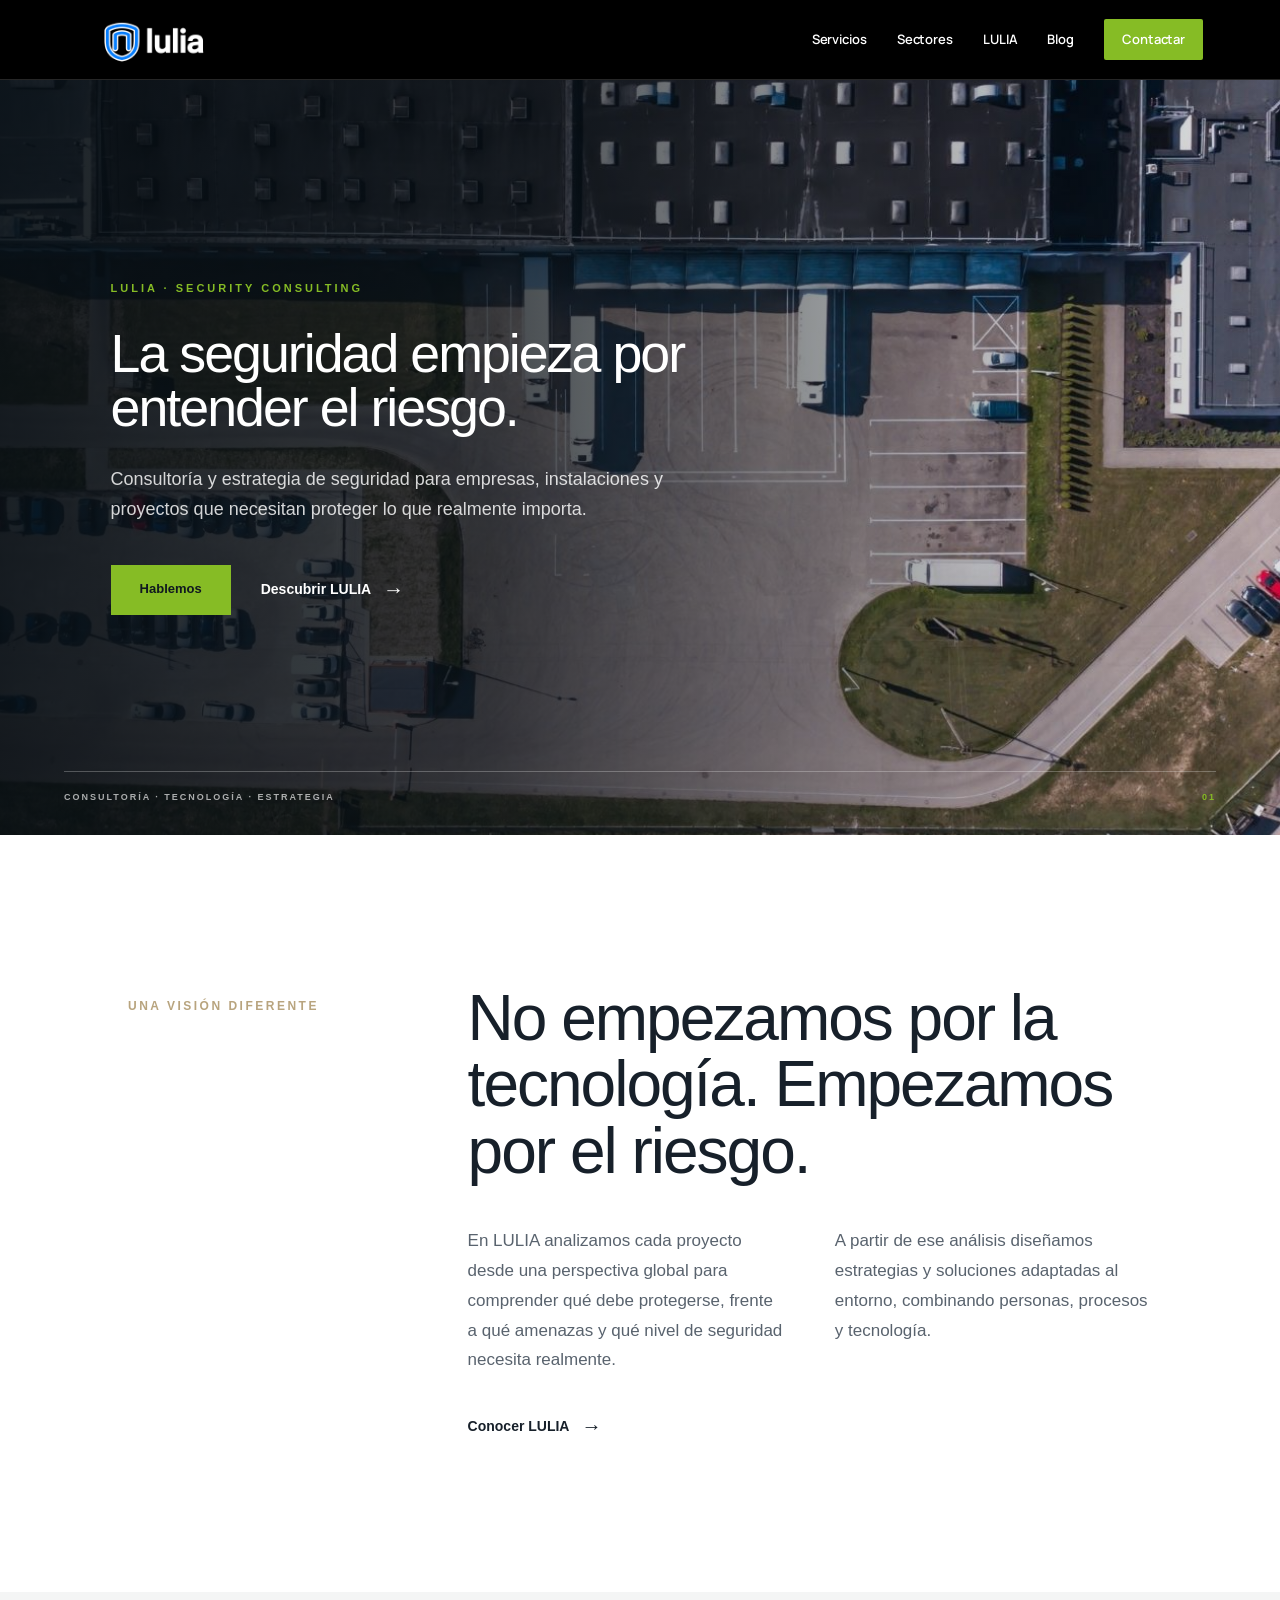
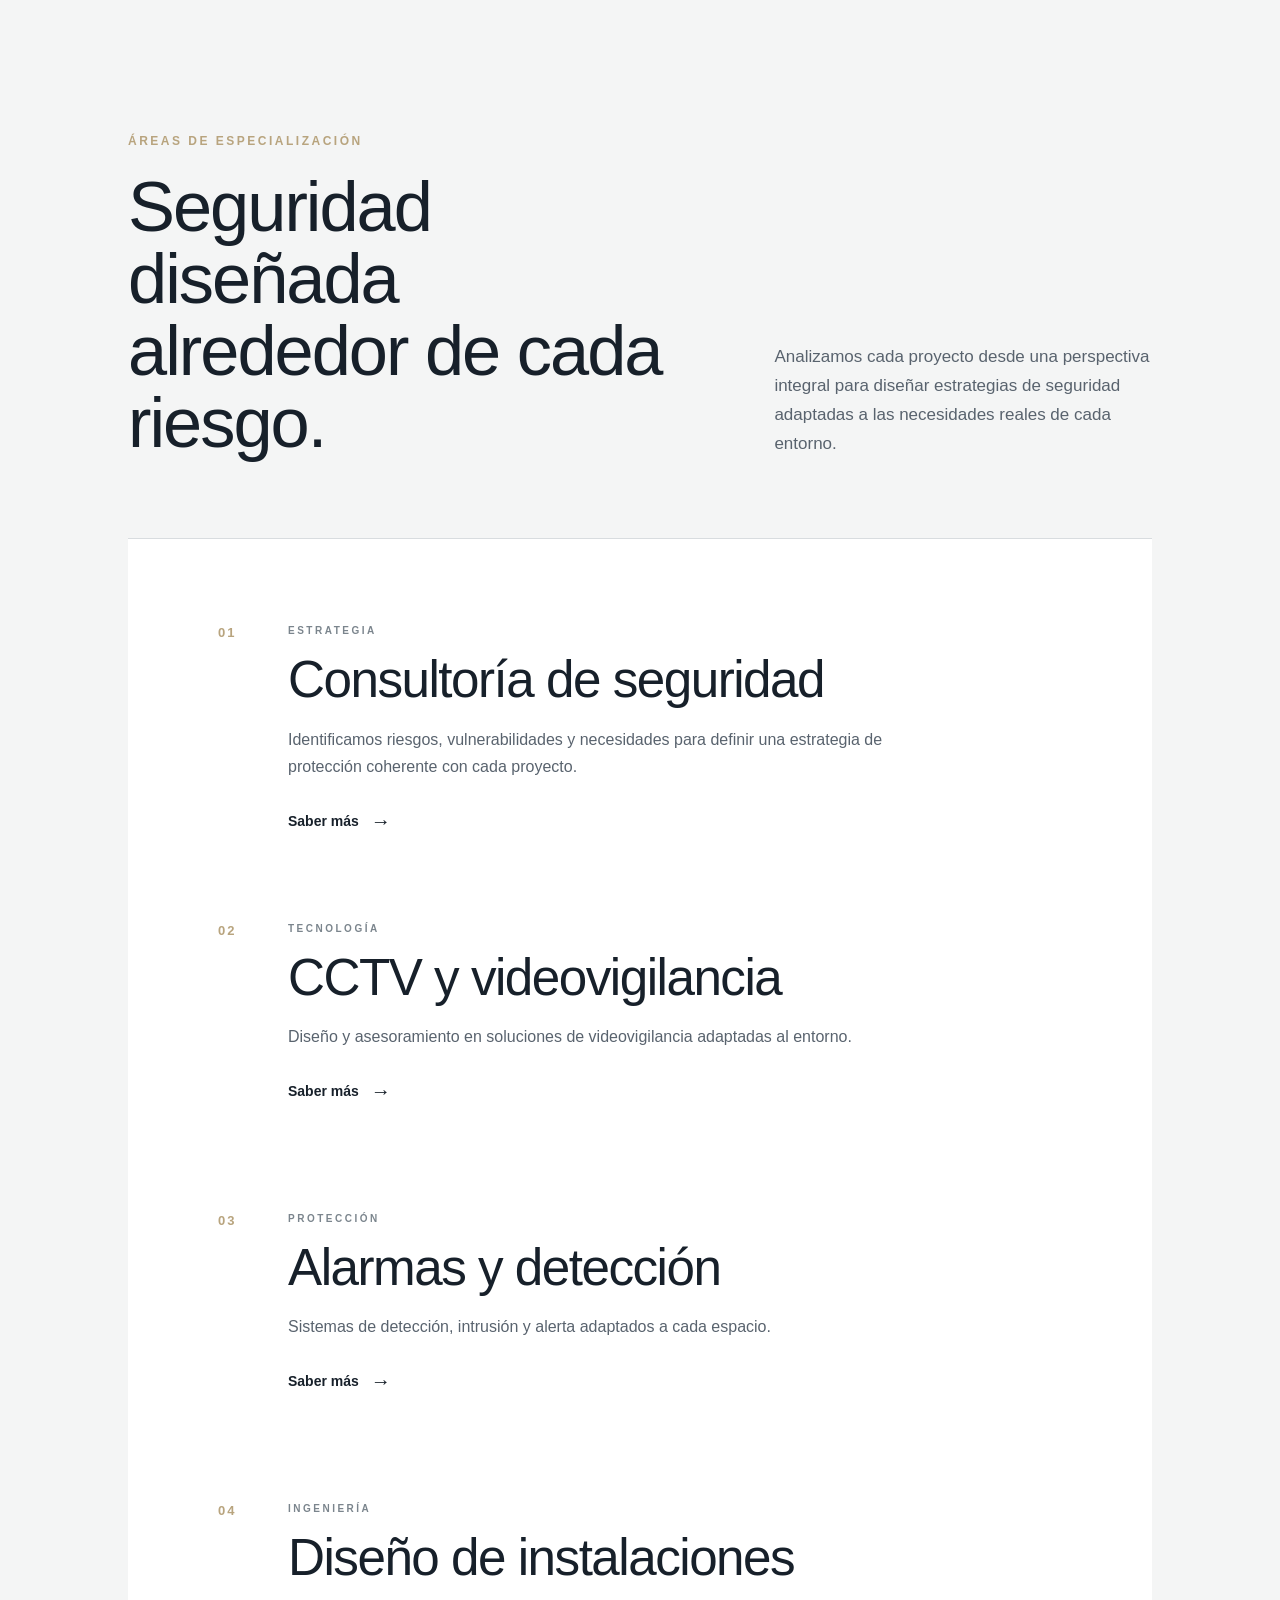
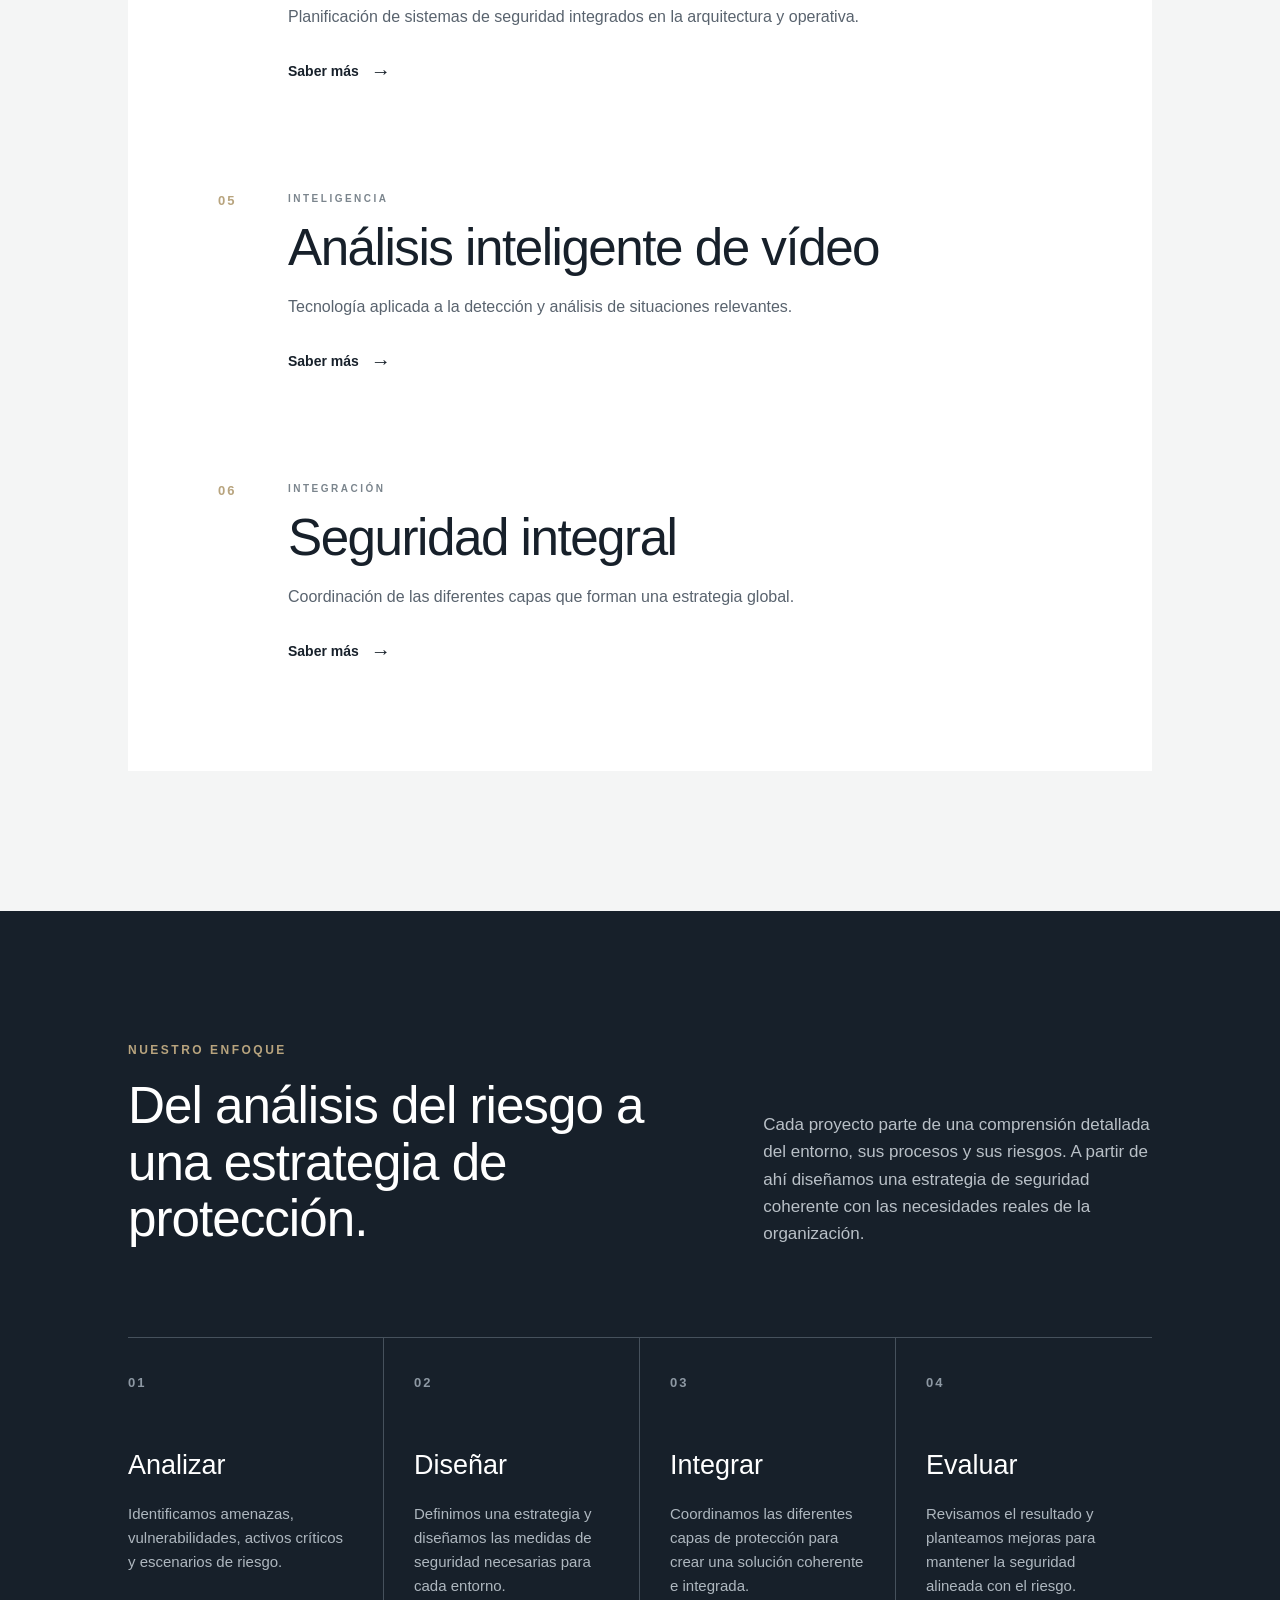
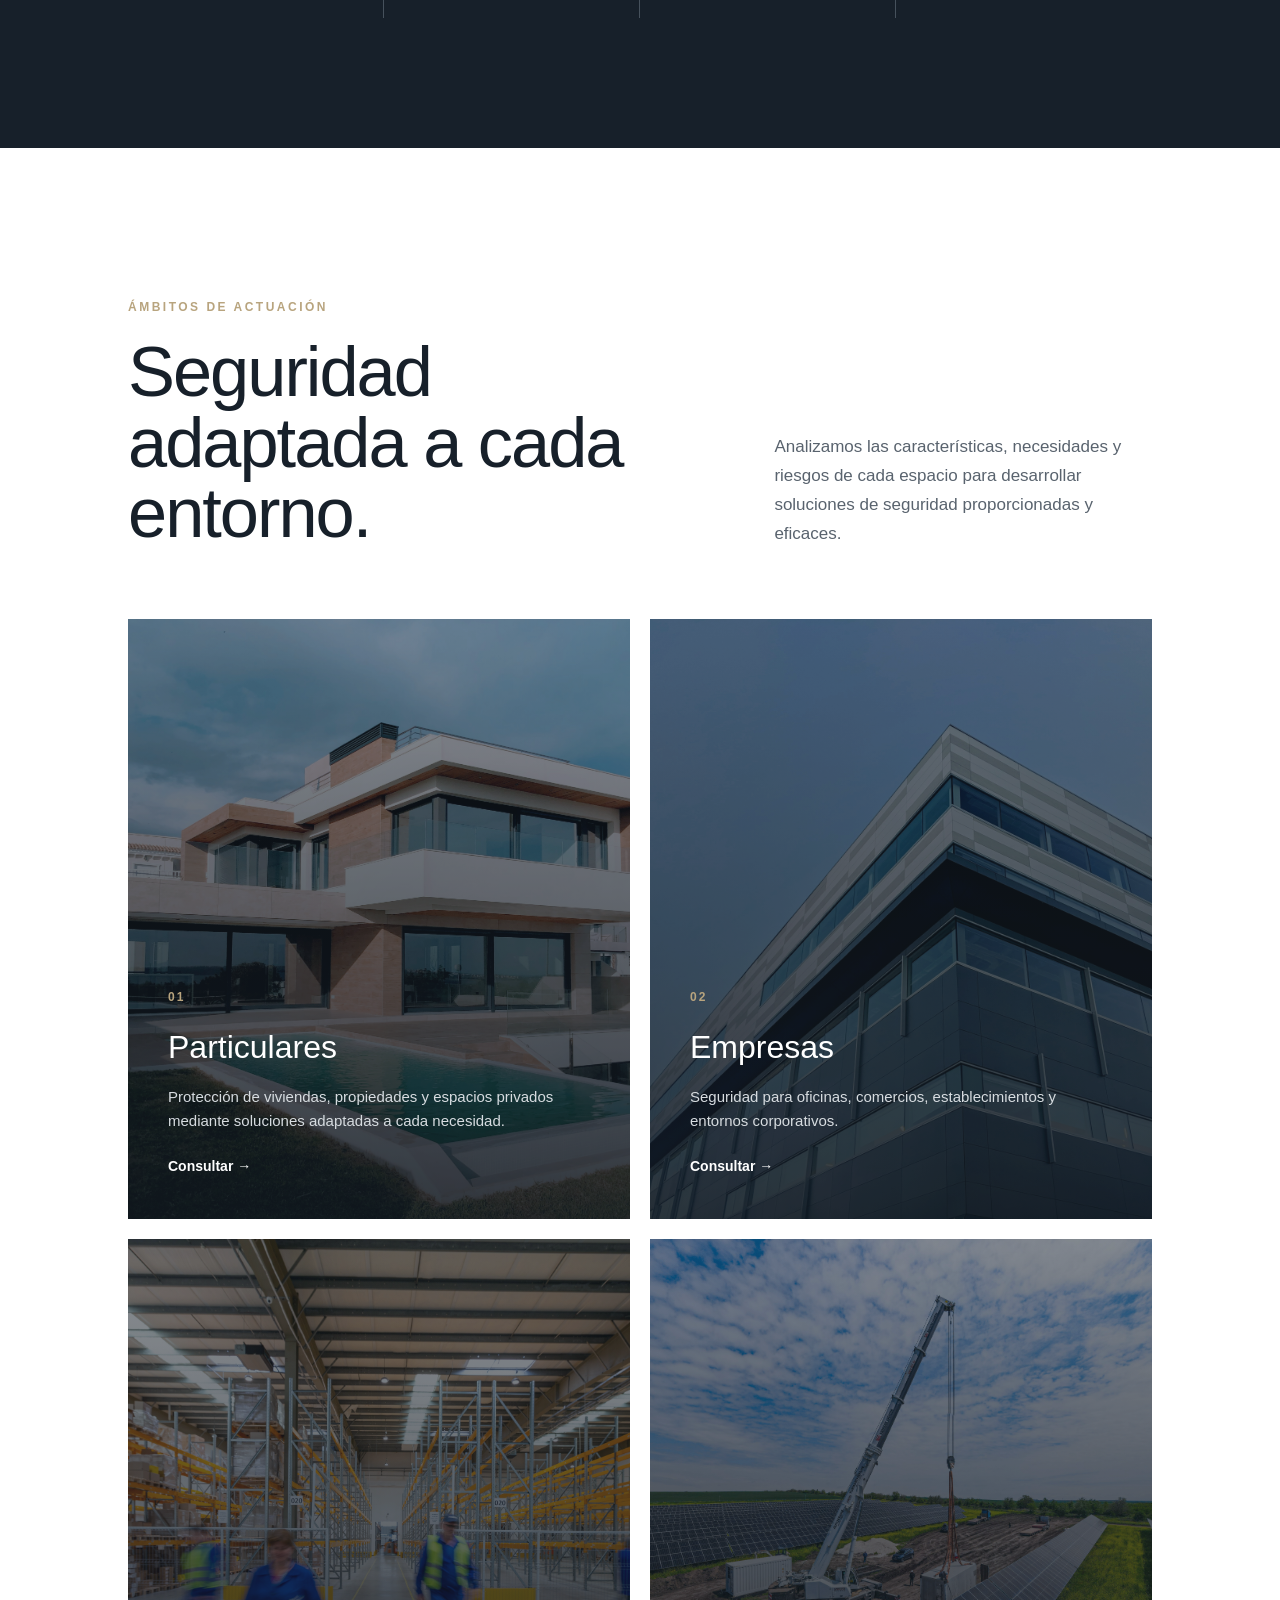
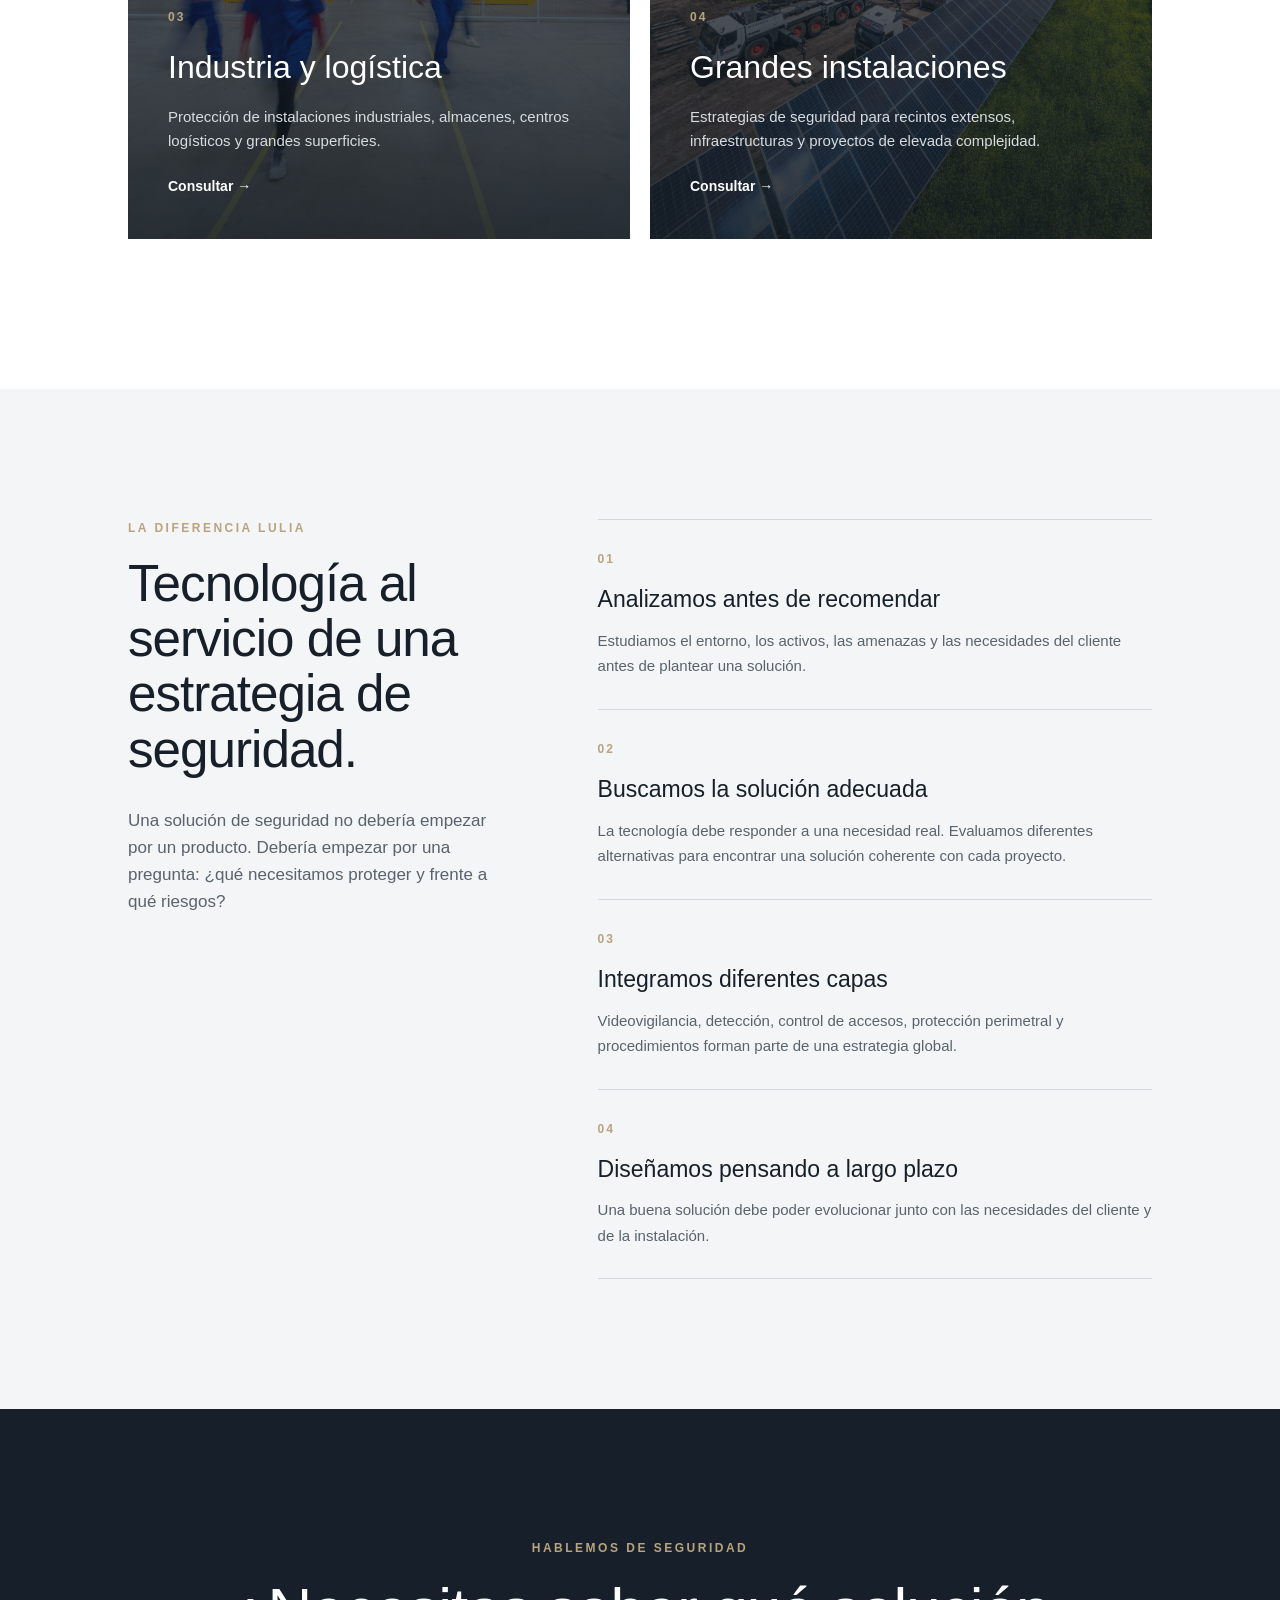
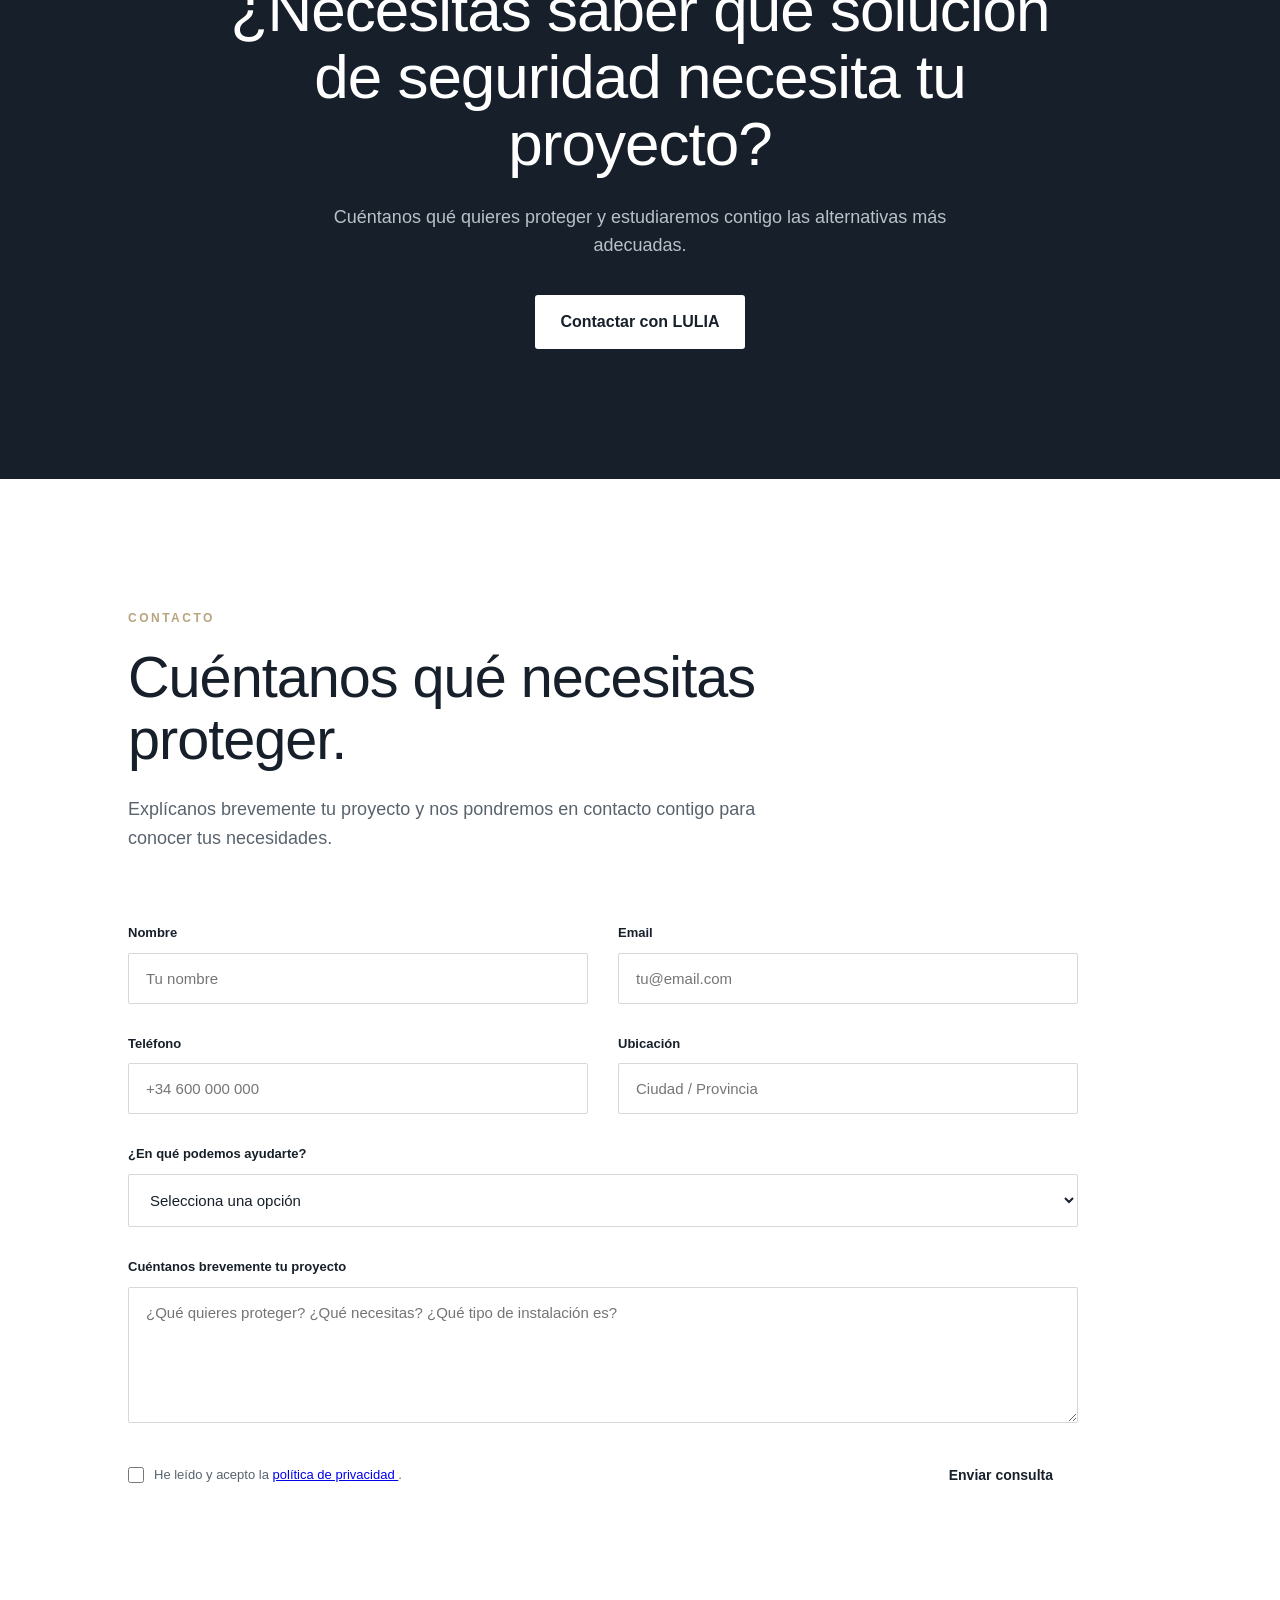
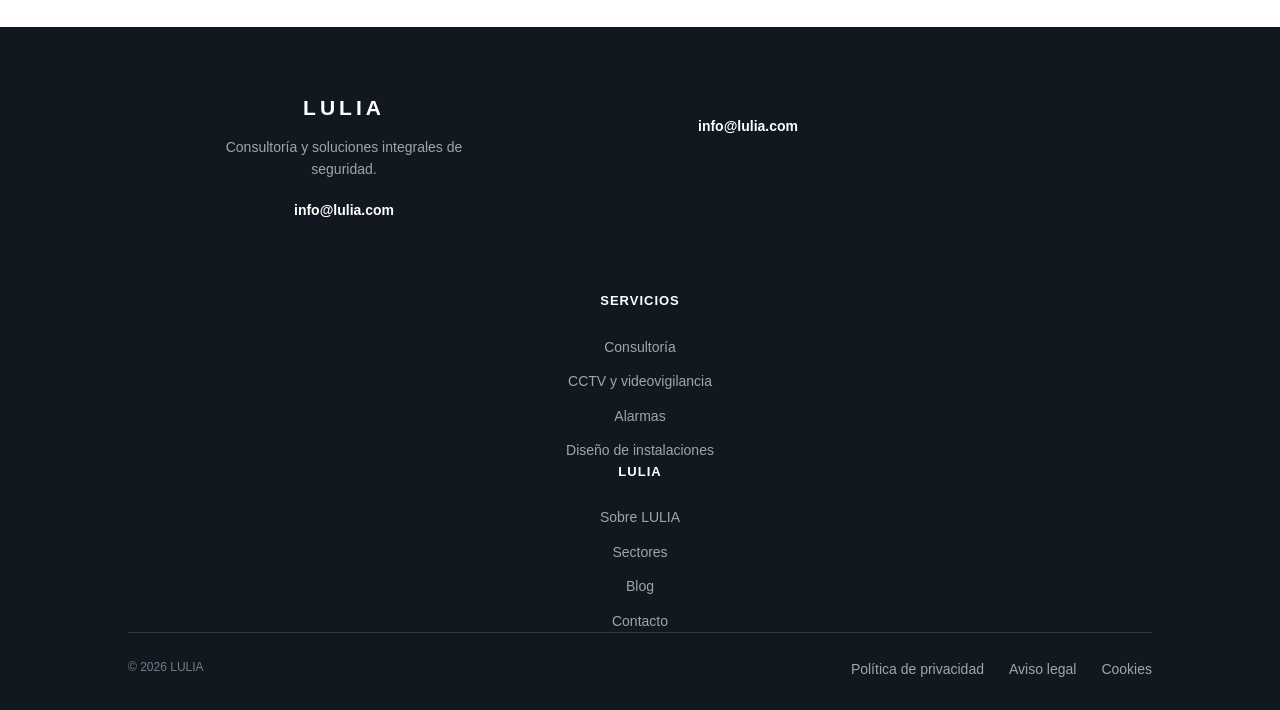
<file: index.html>
<!DOCTYPE html>
<html lang="es">
<head>

    <meta charset="UTF-8">

<meta
    name="viewport"
    content="width=device-width, initial-scale=1.0"
>

<meta
    name="description"
    content="LULIA ofrece consultoría de seguridad privada, CCTV, videovigilancia, alarmas y diseño de soluciones de seguridad para particulares, empresas e instalaciones."
>

<meta name="author" content="LULIA Security Consulting">

<meta
    name="robots"
    content="index, follow"
>

<meta
    name="google-site-verification"
    content="L19qQzGQQ2GzkQ7DR7-a5uw4wn8lxuVsk0Km7pJ1Q-M"
>

<title>
    LULIA | Consultoría de Seguridad Privada y CCTV
</title>

<meta
    property="og:title"
    content="LULIA | Consultoría de Seguridad Privada"
>

<meta
    property="og:description"
    content="Consultoría y soluciones integrales de seguridad privada, CCTV, videovigilancia, alarmas y análisis inteligente de vídeo."
>

<meta
    property="og:type"
    content="website"
>

<meta
    property="og:url"
    content="https://lulia-web.rubenefep.workers.dev/"
>

<meta
    property="og:image"
    content="https://lulia-web.rubenefep.workers.dev/images/hero.jpg"
>

<meta
    property="og:locale"
    content="es_ES"
>

<link
    rel="canonical"
    href="https://lulia-web.rubenefep.workers.dev/"
>

<link rel="stylesheet" href="styles.css">

<link
    rel="icon"
    type="image/png"
    href="images/favicon.png"
>

    <!-- Open Graph -->
    <meta
        property="og:type"
        content="website"
    >

    <meta
        property="og:title"
        content="LULIA | Consultoría de Seguridad Privada"
    >

    <meta
        property="og:description"
        content="Consultoría y soluciones integrales de seguridad privada, CCTV, videovigilancia, alarmas y análisis inteligente de vídeo."
    >

    <meta
    property="og:url"
    content="https://lulia-web.rubenefep.workers.dev/"
>

    <meta
        property="og:site_name"
        content="LULIA Security Consulting"
    >

    <meta
        property="og:locale"
        content="es_ES"
    >

    <meta
        property="og:image"
        content="https://lulia-web.rubenefep.workers.dev/images/hero.jpg"
    >

    <!-- Twitter / X -->
    <meta
        name="twitter:card"
        content="summary_large_image"
    >

    <meta
        name="twitter:title"
        content="LULIA | Consultoría de Seguridad Privada"
    >

    <meta
        name="twitter:description"
        content="Consultoría y soluciones integrales de seguridad privada, CCTV, videovigilancia, alarmas y análisis inteligente de vídeo."
    >

    <meta
        name="twitter:image"
        content="https://lulia-web.rubenefep.workers.dev/images/hero.jpg"
    >

    <!-- Datos estructurados -->
    <script type="application/ld+json">
    {
        "@context": "https://schema.org",
        "@type": "ProfessionalService",
        "name": "LULIA Security Consulting",
        "url": "https://lulia.com/",
        "logo": "https://lulia-web.rubenefep.workers.dev/images/favicon.png",
        "image": "https://lulia-web.rubenefep.workers.dev/images/hero.jpg",
        "description": "Consultoría y soluciones integrales de seguridad privada, CCTV, videovigilancia, alarmas, análisis inteligente de vídeo y diseño de soluciones de seguridad.",
        "email": "info@lulia.com",
        "areaServed": "ES",
        "serviceType": [
            "Consultoría de seguridad",
            "CCTV y videovigilancia",
            "Alarmas y detección",
            "Diseño de instalaciones",
            "Análisis inteligente de vídeo",
            "Seguridad integral"
        ]
    }
    </script>

    <!-- CSS -->
    <link
        rel="stylesheet"
        href="styles.css"
    >
    <script type="application/ld+json">
{
    "@context": "https://schema.org",
    "@type": "ProfessionalService",
    "name": "LULIA Security Consulting",
    "url": "https://lulia-web.rubenefep.workers.dev/",
    "logo": "https://lulia-web.rubenefep.workers.dev/images/favicon.png",
    "description": "Consultoría y asesoramiento integral en seguridad privada, CCTV, videovigilancia, alarmas, análisis inteligente de vídeo y diseño de soluciones de seguridad.",
    "email": "mailto:info@lulia.com",
    "areaServed": {
        "@type": "Country",
        "name": "España"
    },
    "serviceType": [
        "Consultoría de seguridad",
        "CCTV y videovigilancia",
        "Alarmas y detección",
        "Diseño de instalaciones de seguridad",
        "Análisis inteligente de vídeo",
        "Seguridad integral"
    ]
}
</script>
<link rel="preconnect" href="https://fonts.googleapis.com">
<link rel="preconnect" href="https://fonts.gstatic.com" crossorigin>

<link
    href="https://fonts.googleapis.com/css2?family=Manrope:wght@400;500;600;700;800&display=swap"
    rel="stylesheet"
>

</head>

<body>

    <header>

    <a href="index.html" class="brand">

    <img
        src="images/logo-lulia.png"
        alt="LULIA Security Consulting"
        class="brand-logo"
    >

</a>


    <button
        class="menu-toggle"
        aria-label="Abrir menú"
        aria-expanded="false"
        type="button"
    >
        ☰
    </button>


    <nav class="main-nav">

        <a href="#servicios">
            Servicios
        </a>

        <a href="#sectores">
            Sectores
        </a>

        <a href="#empresa">
            LULIA
        </a>

        <a href="blog.html">
            Blog
        </a>

        <a href="#contacto" class="nav-contact">
            Contactar
        </a>

    </nav>

</header>


    <main>

        <section class="hero">

    <div class="hero-background"></div>

    <div class="hero-overlay"></div>

    <div class="hero-content">

        <p class="eyebrow">
            LULIA · SECURITY CONSULTING
        </p>

        <h1>
            La seguridad empieza
            por entender el riesgo.
        </h1>

        <p class="hero-text">
            Consultoría y estrategia de seguridad para
            empresas, instalaciones y proyectos que necesitan
            proteger lo que realmente importa.
        </p>

        <div class="hero-buttons">

            <a href="#contacto" class="button">
                Hablemos
            </a>

            <a href="#servicios" class="hero-text-link">
                Descubrir LULIA
                <span>→</span>
            </a>

        </div>

    </div>

    <div class="hero-bottom">

        <span>
            CONSULTORÍA · TECNOLOGÍA · ESTRATEGIA
        </span>

        <span>
            01
        </span>

    </div>

</section>
<section class="intro">

    <div class="intro-label">

        <p class="eyebrow">
            UNA VISIÓN DIFERENTE
        </p>

    </div>


    <div class="intro-content">

        <h2>
            No empezamos por la tecnología.
            Empezamos por el riesgo.
        </h2>

        <div class="intro-text">

            <p>
                En LULIA analizamos cada proyecto desde una
                perspectiva global para comprender qué debe
                protegerse, frente a qué amenazas y qué nivel
                de seguridad necesita realmente.
            </p>

            <p>
                A partir de ese análisis diseñamos estrategias
                y soluciones adaptadas al entorno, combinando
                personas, procesos y tecnología.
            </p>

        </div>

        <a
            href="#empresa"
            class="text-link"
        >
            Conocer LULIA
            <span>→</span>
        </a>

    </div>

</section>


        <section id="servicios" class="services">

    <div class="services-header">

        <div>
            <p class="eyebrow">
                ÁREAS DE ESPECIALIZACIÓN
            </p>

            <h2>
                Seguridad diseñada
                alrededor de cada riesgo.
            </h2>
        </div>

        <p>
            Analizamos cada proyecto desde una perspectiva
            integral para diseñar estrategias de seguridad
            adaptadas a las necesidades reales de cada entorno.
        </p>

    </div>


    <div class="services-editorial">

        <article class="service-editorial service-featured">

            <span class="service-number">01</span>

            <div class="service-editorial-content">

                <p class="service-category">
                    ESTRATEGIA
                </p>

                <h3>
                    Consultoría
                    de seguridad
                </h3>

                <p>
                    Identificamos riesgos, vulnerabilidades
                    y necesidades para definir una estrategia
                    de protección coherente con cada proyecto.
                </p>

                <a href="#contacto" class="text-link">
                    Saber más
                    <span>→</span>
                </a>

            </div>

        </article>


        <article class="service-editorial">

            <span class="service-number">02</span>

            <div class="service-editorial-content">

                <p class="service-category">
                    TECNOLOGÍA
                </p>

                <h3>
                    CCTV y
                    videovigilancia
                </h3>

                <p>
                    Diseño y asesoramiento en soluciones de
                    videovigilancia adaptadas al entorno.
                </p>

                <a href="#contacto" class="text-link">
                    Saber más
                    <span>→</span>
                </a>

            </div>

        </article>


        <article class="service-editorial">

            <span class="service-number">03</span>

            <div class="service-editorial-content">

                <p class="service-category">
                    PROTECCIÓN
                </p>

                <h3>
                    Alarmas
                    y detección
                </h3>

                <p>
                    Sistemas de detección, intrusión y alerta
                    adaptados a cada espacio.
                </p>

                <a href="#contacto" class="text-link">
                    Saber más
                    <span>→</span>
                </a>

            </div>

        </article>


        <article class="service-editorial">

            <span class="service-number">04</span>

            <div class="service-editorial-content">

                <p class="service-category">
                    INGENIERÍA
                </p>

                <h3>
                    Diseño de
                    instalaciones
                </h3>

                <p>
                    Planificación de sistemas de seguridad
                    integrados en la arquitectura y operativa.
                </p>

                <a href="#contacto" class="text-link">
                    Saber más
                    <span>→</span>
                </a>

            </div>

        </article>


        <article class="service-editorial">

            <span class="service-number">05</span>

            <div class="service-editorial-content">

                <p class="service-category">
                    INTELIGENCIA
                </p>

                <h3>
                    Análisis
                    inteligente de vídeo
                </h3>

                <p>
                    Tecnología aplicada a la detección y análisis
                    de situaciones relevantes.
                </p>

                <a href="#contacto" class="text-link">
                    Saber más
                    <span>→</span>
                </a>

            </div>

        </article>


        <article class="service-editorial">

            <span class="service-number">06</span>

            <div class="service-editorial-content">

                <p class="service-category">
                    INTEGRACIÓN
                </p>

                <h3>
                    Seguridad
                    integral
                </h3>

                <p>
                    Coordinación de las diferentes capas
                    que forman una estrategia global.
                </p>

                <a href="#contacto" class="text-link">
                    Saber más
                    <span>→</span>
                </a>

            </div>

        </article>

    </div>

</section>
<section class="approach">

    <div class="approach-header">

        <div>
            <p class="eyebrow">NUESTRO ENFOQUE</p>

            <h2>
                Del análisis del riesgo
                a una estrategia de protección.
            </h2>
        </div>

        <p>
            Cada proyecto parte de una comprensión detallada
            del entorno, sus procesos y sus riesgos. A partir
            de ahí diseñamos una estrategia de seguridad
            coherente con las necesidades reales de la organización.
        </p>

    </div>


    <div class="approach-steps">

        <div class="approach-step">

            <span>01</span>

            <h3>Analizar</h3>

            <p>
                Identificamos amenazas, vulnerabilidades,
                activos críticos y escenarios de riesgo.
            </p>

        </div>


        <div class="approach-step">

            <span>02</span>

            <h3>Diseñar</h3>

            <p>
                Definimos una estrategia y diseñamos las
                medidas de seguridad necesarias para cada entorno.
            </p>

        </div>


        <div class="approach-step">

            <span>03</span>

            <h3>Integrar</h3>

            <p>
                Coordinamos las diferentes capas de protección
                para crear una solución coherente e integrada.
            </p>

        </div>


        <div class="approach-step">

            <span>04</span>

            <h3>Evaluar</h3>

            <p>
                Revisamos el resultado y planteamos mejoras
                para mantener la seguridad alineada con el riesgo.
            </p>

        </div>

    </div>

</section>
<section id="sectores" class="sectors">

    <div class="sectors-header">

        <div>
            <p class="eyebrow">ÁMBITOS DE ACTUACIÓN</p>

            <h2>
                Seguridad adaptada a cada entorno.
            </h2>
        </div>

        <p>
            Analizamos las características, necesidades y riesgos
            de cada espacio para desarrollar soluciones de seguridad
            proporcionadas y eficaces.
        </p>

    </div>


    <div class="sectors-grid">

        <article class="sector sector-large">

            <div class="sector-image sector-private"></div>

            <div class="sector-content">

                <span>01</span>

                <h3>Particulares</h3>

                <p>
                    Protección de viviendas, propiedades y espacios
                    privados mediante soluciones adaptadas a cada
                    necesidad.
                </p>

                <a href="#" class="sector-link">
                    Consultar →
                </a>

            </div>

        </article>


        <article class="sector">

            <div class="sector-image sector-business"></div>

            <div class="sector-content">

                <span>02</span>

                <h3>Empresas</h3>

                <p>
                    Seguridad para oficinas, comercios,
                    establecimientos y entornos corporativos.
                </p>

                <a href="#" class="sector-link">
                    Consultar →
                </a>

            </div>

        </article>


        <article class="sector">

            <div class="sector-image sector-industry"></div>

            <div class="sector-content">

                <span>03</span>

                <h3>Industria y logística</h3>

                <p>
                    Protección de instalaciones industriales,
                    almacenes, centros logísticos y grandes superficies.
                </p>

                <a href="#" class="sector-link">
                    Consultar →
                </a>

            </div>

        </article>


        <article class="sector sector-large">

            <div class="sector-image sector-complex"></div>

            <div class="sector-content">

                <span>04</span>

                <h3>Grandes instalaciones</h3>

                <p>
                    Estrategias de seguridad para recintos extensos,
                    infraestructuras y proyectos de elevada complejidad.
                </p>

                <a href="#" class="sector-link">
                    Consultar →
                </a>

            </div>

        </article>

    </div>

</section>
<section id="empresa" class="difference">

    <div class="difference-intro">

        <p class="eyebrow">LA DIFERENCIA LULIA</p>

        <h2>
            Tecnología al servicio
            de una estrategia de seguridad.
        </h2>

        <p>
            Una solución de seguridad no debería empezar por
            un producto. Debería empezar por una pregunta:
            ¿qué necesitamos proteger y frente a qué riesgos?
        </p>

    </div>


    <div class="principles">

        <article class="principle">

            <span>01</span>

            <h3>Analizamos antes de recomendar</h3>

            <p>
                Estudiamos el entorno, los activos, las amenazas
                y las necesidades del cliente antes de plantear
                una solución.
            </p>

        </article>


        <article class="principle">

            <span>02</span>

            <h3>Buscamos la solución adecuada</h3>

            <p>
                La tecnología debe responder a una necesidad real.
                Evaluamos diferentes alternativas para encontrar
                una solución coherente con cada proyecto.
            </p>

        </article>


        <article class="principle">

            <span>03</span>

            <h3>Integramos diferentes capas</h3>

            <p>
                Videovigilancia, detección, control de accesos,
                protección perimetral y procedimientos forman
                parte de una estrategia global.
            </p>

        </article>


        <article class="principle">

            <span>04</span>

            <h3>Diseñamos pensando a largo plazo</h3>

            <p>
                Una buena solución debe poder evolucionar junto
                con las necesidades del cliente y de la instalación.
            </p>

        </article>

    </div>

</section>
<section class="cta">

    <div class="cta-content">

        <p class="eyebrow">HABLEMOS DE SEGURIDAD</p>

        <h2>
            ¿Necesitas saber qué solución
            de seguridad necesita tu proyecto?
        </h2>

        <p>
            Cuéntanos qué quieres proteger y estudiaremos
            contigo las alternativas más adecuadas.
        </p>

        <a href="#contacto" class="button">
            Contactar con LULIA
        </a>

    </div>

</section>
<section id="contacto" class="contact">

    <div class="contact-header">

        <p class="eyebrow">CONTACTO</p>

        <h2>
            Cuéntanos qué necesitas proteger.
        </h2>

        <p>
            Explícanos brevemente tu proyecto y nos pondremos
            en contacto contigo para conocer tus necesidades.
        </p>

    </div>


    <form class="contact-form" id="contact-form">

        <div class="form-row">

            <div class="form-group">

                <label for="name">
                    Nombre
                </label>

                <input
                    type="text"
                    id="name"
                    name="name"
                    placeholder="Tu nombre"
                    required
                >

            </div>


            <div class="form-group">

                <label for="email">
                    Email
                </label>

                <input
                    type="email"
                    id="email"
                    name="email"
                    placeholder="tu@email.com"
                    required
                >

            </div>

        </div>


        <div class="form-row">

            <div class="form-group">

                <label for="phone">
                    Teléfono
                </label>

                <input
                    type="tel"
                    id="phone"
                    name="phone"
                    placeholder="+34 600 000 000"
                >

            </div>


            <div class="form-group">

                <label for="location">
                    Ubicación
                </label>

                <input
                    type="text"
                    id="location"
                    name="location"
                    placeholder="Ciudad / Provincia"
                >

            </div>

        </div>


        <div class="form-group">

            <label for="service">
                ¿En qué podemos ayudarte?
            </label>

            <select id="service" name="service">

                <option value="">
                    Selecciona una opción
                </option>

                <option value="consultoria">
                    Consultoría de seguridad
                </option>

                <option value="cctv">
                    CCTV / Videovigilancia
                </option>

                <option value="alarmas">
                    Alarmas y detección
                </option>

                <option value="diseno">
                    Diseño de instalaciones
                </option>

                <option value="video">
                    Análisis inteligente de vídeo
                </option>

                <option value="integral">
                    Seguridad integral
                </option>

                <option value="otro">
                    Otro
                </option>

            </select>

        </div>


        <div class="form-group">

            <label for="project">
                Cuéntanos brevemente tu proyecto
            </label>

            <textarea
                id="project"
                name="project"
                rows="6"
                placeholder="¿Qué quieres proteger? ¿Qué necesitas? ¿Qué tipo de instalación es?"
                required
            ></textarea>

        </div>


        <div class="form-bottom">

            <label class="privacy">

                <input
                    type="checkbox"
                    required
                >

                <span>
    He leído y acepto la
    <a href="privacy.html" target="_blank" rel="noopener">
        política de privacidad
    </a>.
</span>

            </label>


            <button type="submit" class="button">
                Enviar consulta
            </button>
            <div class="form-success" id="form-success">

    <div class="form-success-icon">
        ✓
    </div>

    <div>
        <strong>Consulta preparada correctamente</strong>

        <p>
            Se abrirá tu aplicación de correo para completar el envío
            de la consulta a LULIA.
        </p>
    </div>

</div>

        </div>

    </form>

</section>

    </main>


    <footer class="footer">

    <div class="footer-main">

        <div class="footer-brand">

    <div class="logo">
        LULIA
    </div>

    <p>
        Consultoría y soluciones integrales
        de seguridad.
    </p>

    <a
        href="mailto:info@lulia.com"
        class="footer-email"
    >
        info@lulia.com
    </a>

</div>

<a href="mailto:info@lulia.com" class="footer-email">
    info@lulia.com
</a>

        </div>


        <div class="footer-column">

            <h4>Servicios</h4>

            <a href="#servicios">
                Consultoría
            </a>

            <a href="#servicios">
                CCTV y videovigilancia
            </a>

            <a href="#servicios">
                Alarmas
            </a>

            <a href="#servicios">
                Diseño de instalaciones
            </a>

        </div>


        <div class="footer-column">

    <h4>LULIA</h4>

    <a href="#empresa">
        Sobre LULIA
    </a>

    <a href="#sectores">
        Sectores
    </a>

    <a href="blog.html">
        Blog
    </a>

    <a href="#contacto">
        Contacto
    </a>

</div>


    <div class="footer-bottom">

        <span>
            © 2026 LULIA
        </span>

        <div>

            <a href="privacy.html">
    Política de privacidad
</a>

<a href="legal.html">
    Aviso legal
</a>

<a href="cookies.html">
    Cookies
</a>

        </div>

    </div>

</footer>


    <script src="script.js"></script>

</body>
</html>
</file>
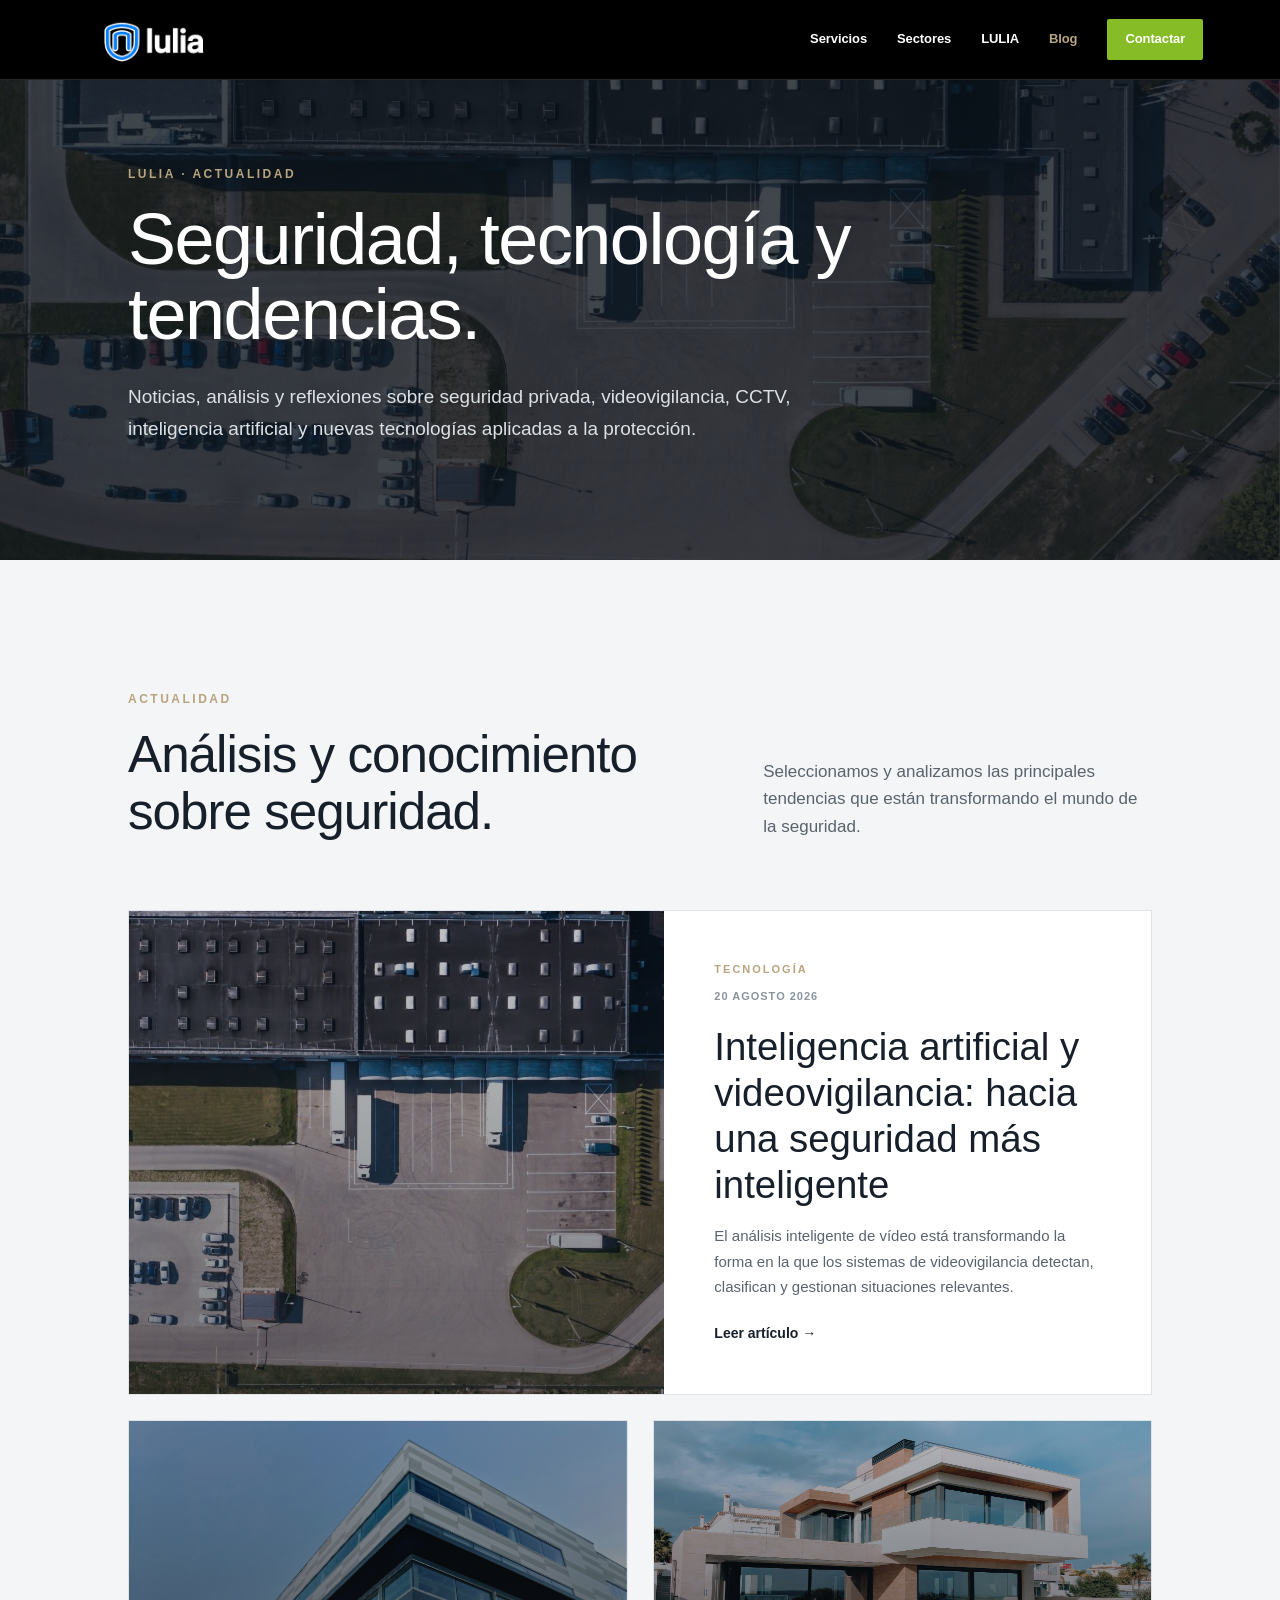
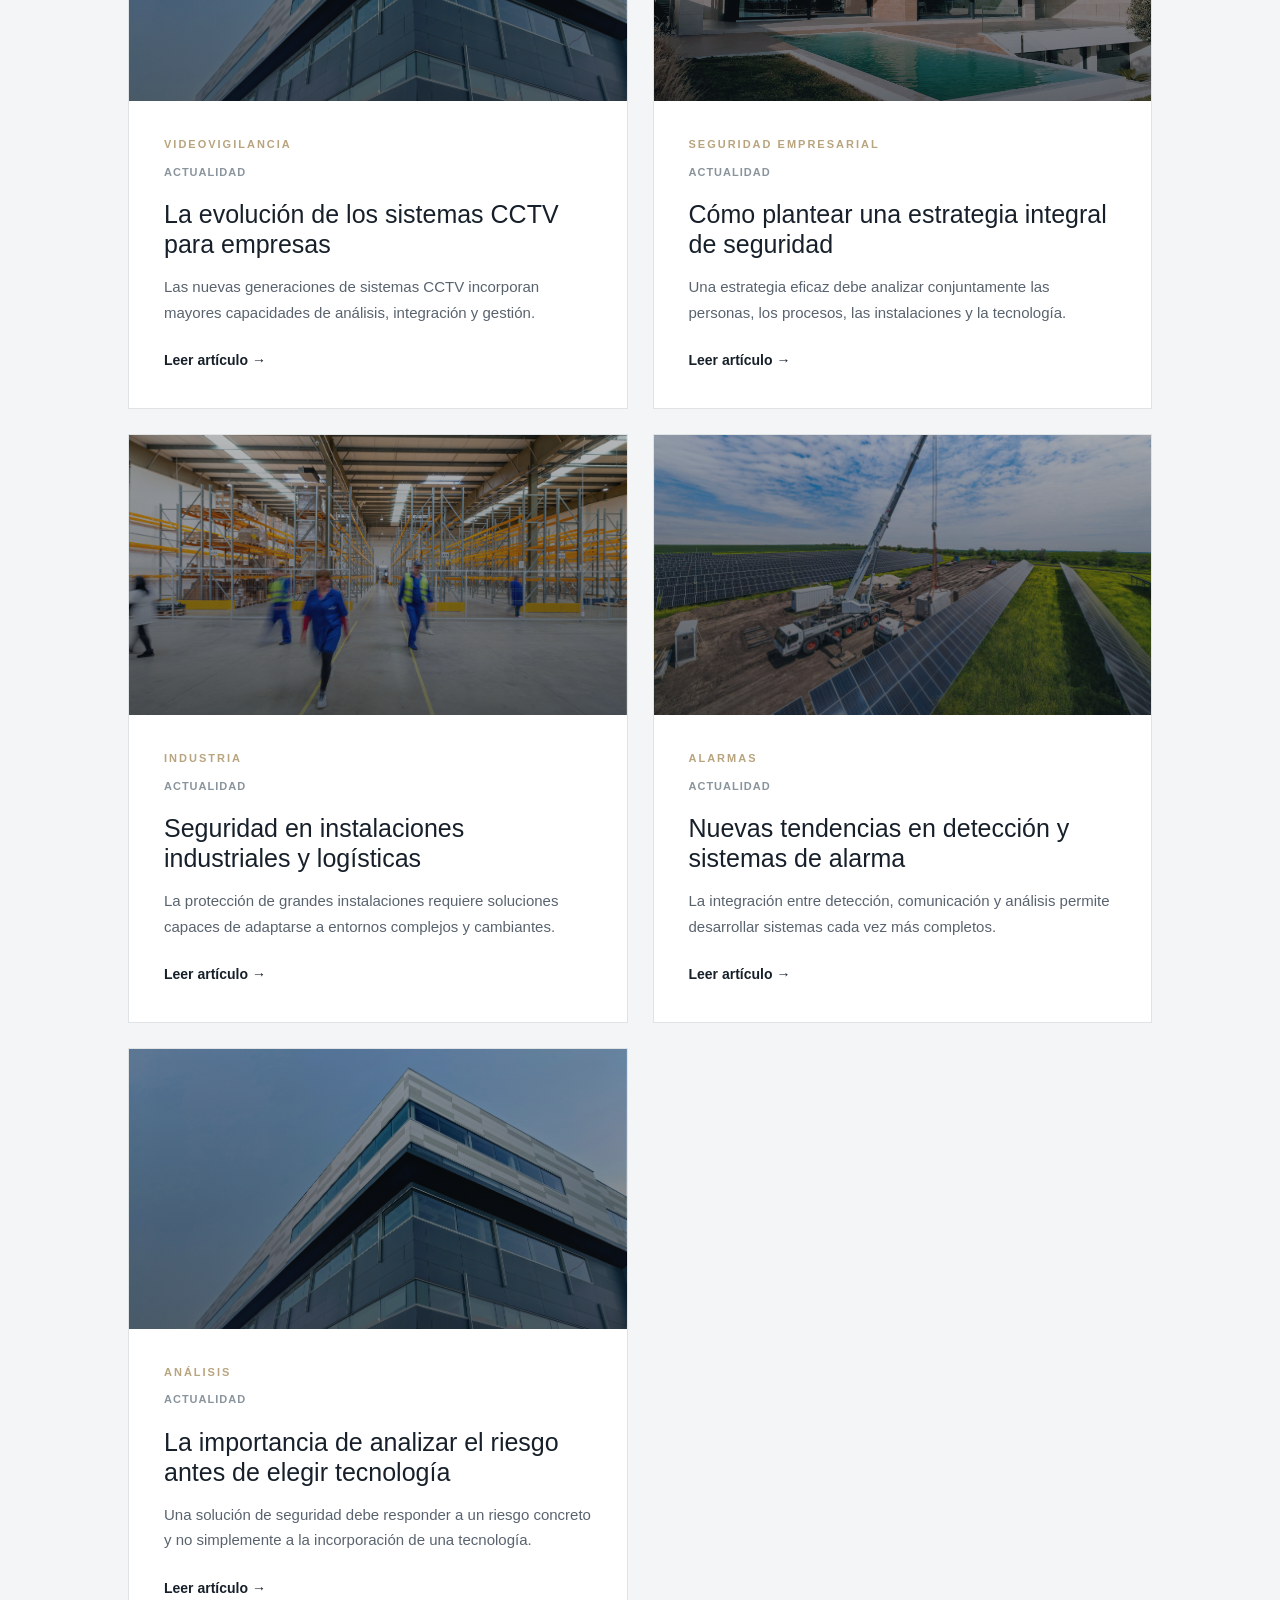
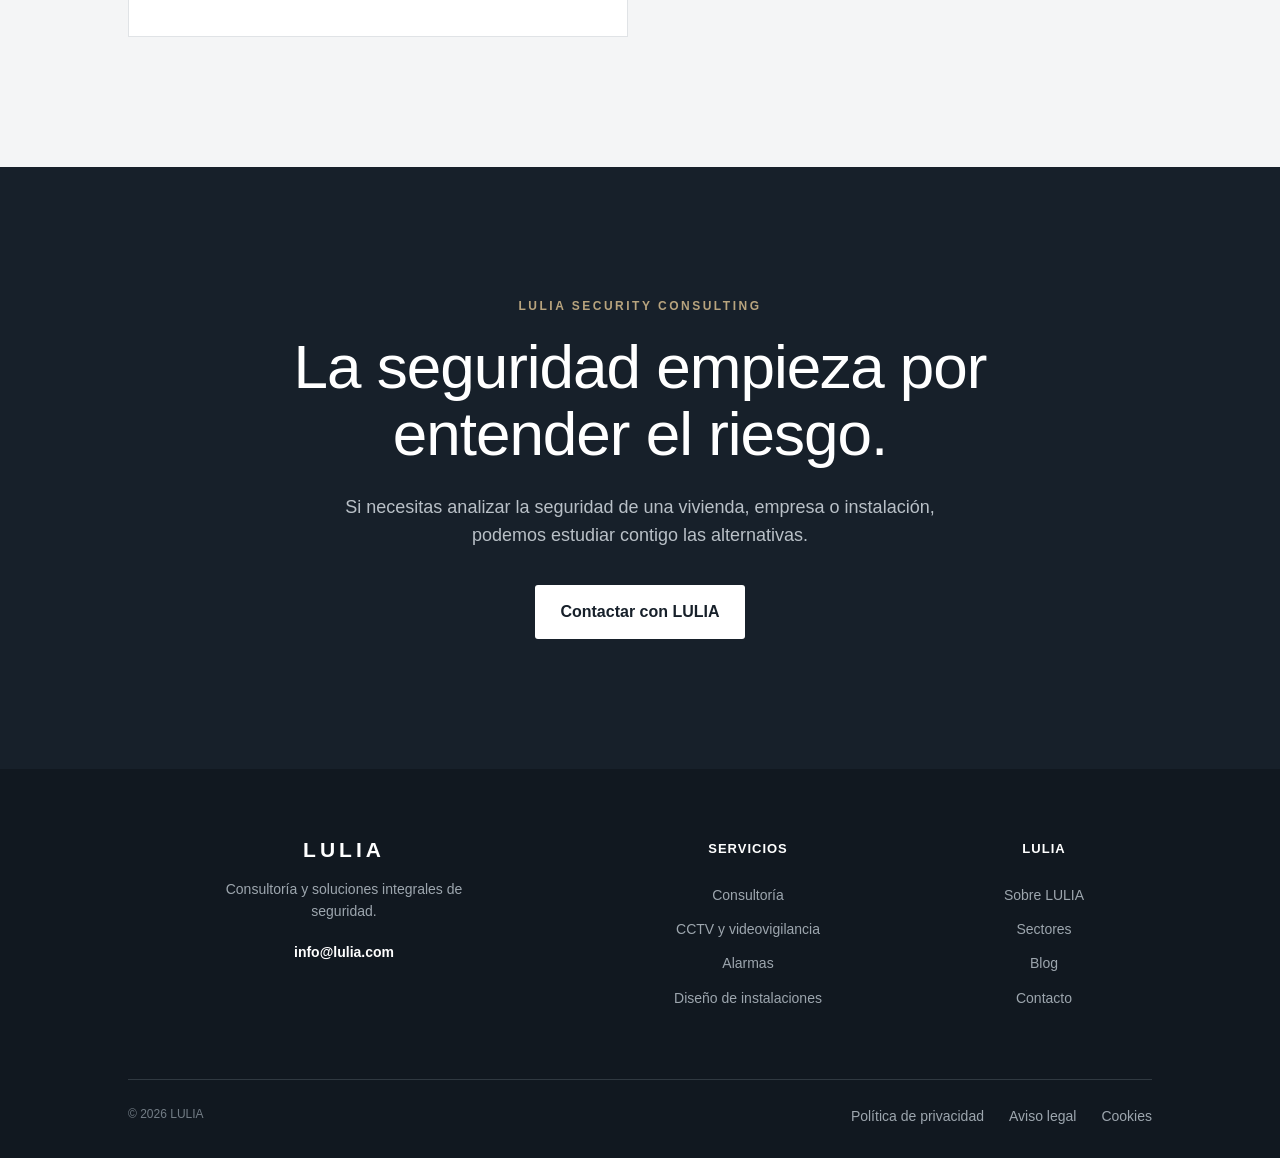
<file: blog.html>
<!DOCTYPE html>
<html lang="es">

<head>

    <meta charset="UTF-8">

    <meta
        name="viewport"
        content="width=device-width, initial-scale=1.0"
    >

    <meta
    name="description"
    content="Blog de LULIA sobre seguridad privada, videovigilancia, CCTV, inteligencia artificial, alarmas, tecnología y tendencias del sector."
>

    <meta
        name="author"
        content="LULIA Security Consulting"
    >

    <meta
        name="robots"
        content="index, follow"
    >

    <title>
    Blog | LULIA Security Consulting
</title>

    <link rel="canonical" href="https://lulia-web.rubenefep.workers.dev/blog.html">

    <meta
    property="og:title"
    content="Blog | LULIA Security Consulting"
>

<meta
    property="og:description"
    content="Noticias, análisis y tendencias sobre seguridad privada, videovigilancia, CCTV, inteligencia artificial y tecnología."
>

    <meta
        property="og:type"
        content="website"
    >

    <meta
        property="og:image"
        content="images/hero.jpg"
    >

    <link
        rel="stylesheet"
        href="styles.css"
    >

    <link
        rel="icon"
        type="image/png"
        href="images/favicon.png"
    >

</head>


<body>


<header>

    <a href="index.html" class="brand">

    <img
        src="images/logo-lulia.png"
        alt="LULIA Security Consulting"
        class="brand-logo"
    >

</a>


    <button
        class="menu-toggle"
        aria-label="Abrir menú"
        aria-expanded="false"
        type="button"
    >
        ☰
    </button>


    <nav class="main-nav">

        <a href="index.html#servicios">
            Servicios
        </a>

        <a href="index.html#sectores">
            Sectores
        </a>

        <a href="index.html#empresa">
            LULIA
        </a>

        <a href="blog.html" class="active">
            Blog
        </a>

        <a
            href="index.html#contacto"
            class="nav-contact"
        >
            Contactar
        </a>

    </nav>

</header>


<main>


    <!-- HERO ACTUALIDAD -->

    <section class="news-hero">

        <div class="news-hero-content">

            <p class="eyebrow">
                LULIA · ACTUALIDAD
            </p>

            <h1>
                Seguridad, tecnología
                y tendencias.
            </h1>

            <p>
                Noticias, análisis y reflexiones sobre seguridad
                privada, videovigilancia, CCTV, inteligencia
                artificial y nuevas tecnologías aplicadas
                a la protección.
            </p>

        </div>

    </section>



    <!-- ARTÍCULOS -->

    <section class="news-section">

        <div class="news-header">

            <div>

                <p class="eyebrow">
                    ACTUALIDAD
                </p>

                <h2>
                    Análisis y conocimiento
                    sobre seguridad.
                </h2>

            </div>

            <p>
                Seleccionamos y analizamos las principales
                tendencias que están transformando el mundo
                de la seguridad.
            </p>

        </div>



        <div class="news-grid">


            <!-- ARTÍCULO 1 -->

            <article class="news-card news-card-featured">

                <div class="news-image news-image-ai"></div>

                <div class="news-card-content">

                    <span class="news-category">
                        TECNOLOGÍA
                    </span>

                    <p class="news-date">
                        20 AGOSTO 2026
                    </p>

                    <h3>
                        Inteligencia artificial y
                        videovigilancia: hacia una
                        seguridad más inteligente
                    </h3>

                    <p>
                        El análisis inteligente de vídeo está
                        transformando la forma en la que los
                        sistemas de videovigilancia detectan,
                        clasifican y gestionan situaciones
                        relevantes.
                    </p>

                    <a
                        href="#"
                        class="news-link"
                    >
                        Leer artículo →
                    </a>

                </div>

            </article>



            <!-- ARTÍCULO 2 -->

            <article class="news-card">

                <div class="news-image news-image-cctv"></div>

                <div class="news-card-content">

                    <span class="news-category">
                        VIDEOVIGILANCIA
                    </span>

                    <p class="news-date">
                        ACTUALIDAD
                    </p>

                    <h3>
                        La evolución de los sistemas CCTV
                        para empresas
                    </h3>

                    <p>
                        Las nuevas generaciones de sistemas
                        CCTV incorporan mayores capacidades
                        de análisis, integración y gestión.
                    </p>

                    <a
                        href="#"
                        class="news-link"
                    >
                        Leer artículo →
                    </a>

                </div>

            </article>



            <!-- ARTÍCULO 3 -->

            <article class="news-card">

                <div class="news-image news-image-business"></div>

                <div class="news-card-content">

                    <span class="news-category">
                        SEGURIDAD EMPRESARIAL
                    </span>

                    <p class="news-date">
                        ACTUALIDAD
                    </p>

                    <h3>
                        Cómo plantear una estrategia
                        integral de seguridad
                    </h3>

                    <p>
                        Una estrategia eficaz debe analizar
                        conjuntamente las personas, los procesos,
                        las instalaciones y la tecnología.
                    </p>

                    <a
                        href="#"
                        class="news-link"
                    >
                        Leer artículo →
                    </a>

                </div>

            </article>



            <!-- ARTÍCULO 4 -->

            <article class="news-card">

                <div class="news-image news-image-industry"></div>

                <div class="news-card-content">

                    <span class="news-category">
                        INDUSTRIA
                    </span>

                    <p class="news-date">
                        ACTUALIDAD
                    </p>

                    <h3>
                        Seguridad en instalaciones
                        industriales y logísticas
                    </h3>

                    <p>
                        La protección de grandes instalaciones
                        requiere soluciones capaces de adaptarse
                        a entornos complejos y cambiantes.
                    </p>

                    <a
                        href="#"
                        class="news-link"
                    >
                        Leer artículo →
                    </a>

                </div>

            </article>



            <!-- ARTÍCULO 5 -->

            <article class="news-card">

                <div class="news-image news-image-alarm"></div>

                <div class="news-card-content">

                    <span class="news-category">
                        ALARMAS
                    </span>

                    <p class="news-date">
                        ACTUALIDAD
                    </p>

                    <h3>
                        Nuevas tendencias en detección
                        y sistemas de alarma
                    </h3>

                    <p>
                        La integración entre detección, comunicación
                        y análisis permite desarrollar sistemas
                        cada vez más completos.
                    </p>

                    <a
                        href="#"
                        class="news-link"
                    >
                        Leer artículo →
                    </a>

                </div>

            </article>



            <!-- ARTÍCULO 6 -->

            <article class="news-card">

                <div class="news-image news-image-risk"></div>

                <div class="news-card-content">

                    <span class="news-category">
                        ANÁLISIS
                    </span>

                    <p class="news-date">
                        ACTUALIDAD
                    </p>

                    <h3>
                        La importancia de analizar
                        el riesgo antes de elegir tecnología
                    </h3>

                    <p>
                        Una solución de seguridad debe responder
                        a un riesgo concreto y no simplemente
                        a la incorporación de una tecnología.
                    </p>

                    <a
                        href="#"
                        class="news-link"
                    >
                        Leer artículo →
                    </a>

                </div>

            </article>


        </div>

    </section>



    <!-- CTA -->

    <section class="cta news-cta">

        <div class="cta-content">

            <p class="eyebrow">
                LULIA SECURITY CONSULTING
            </p>

            <h2>
                La seguridad empieza
                por entender el riesgo.
            </h2>

            <p>
                Si necesitas analizar la seguridad de una
                vivienda, empresa o instalación, podemos
                estudiar contigo las alternativas.
            </p>

            <a
                href="index.html#contacto"
                class="button"
            >
                Contactar con LULIA
            </a>

        </div>

    </section>


</main>



<footer class="footer">

    <div class="footer-main">


        <div class="footer-brand">

            <div class="logo">
                LULIA
            </div>

            <p>
                Consultoría y soluciones integrales
                de seguridad.
            </p>

            <a
                href="mailto:info@lulia.com"
                class="footer-email"
            >
                info@lulia.com
            </a>

        </div>



        <div class="footer-column">

            <h4>
                Servicios
            </h4>

            <a href="index.html#servicios">
                Consultoría
            </a>

            <a href="index.html#servicios">
                CCTV y videovigilancia
            </a>

            <a href="index.html#servicios">
                Alarmas
            </a>

            <a href="index.html#servicios">
                Diseño de instalaciones
            </a>

        </div>



        <div class="footer-column">

            <h4>
                LULIA
            </h4>

            <a href="index.html#empresa">
                Sobre LULIA
            </a>

            <a href="index.html#sectores">
                Sectores
            </a>

            <a href="blog.html">
                Blog
            </a>

            <a href="index.html#contacto">
                Contacto
            </a>

        </div>


    </div>



    <div class="footer-bottom">

        <span>
            © 2026 LULIA
        </span>

        <div>

            <a href="#">
                Política de privacidad
            </a>

            <a href="#">
                Aviso legal
            </a>

            <a href="#">
                Cookies
            </a>

        </div>

    </div>


</footer>



<script src="script.js"></script>

</body>

</html>
</file>
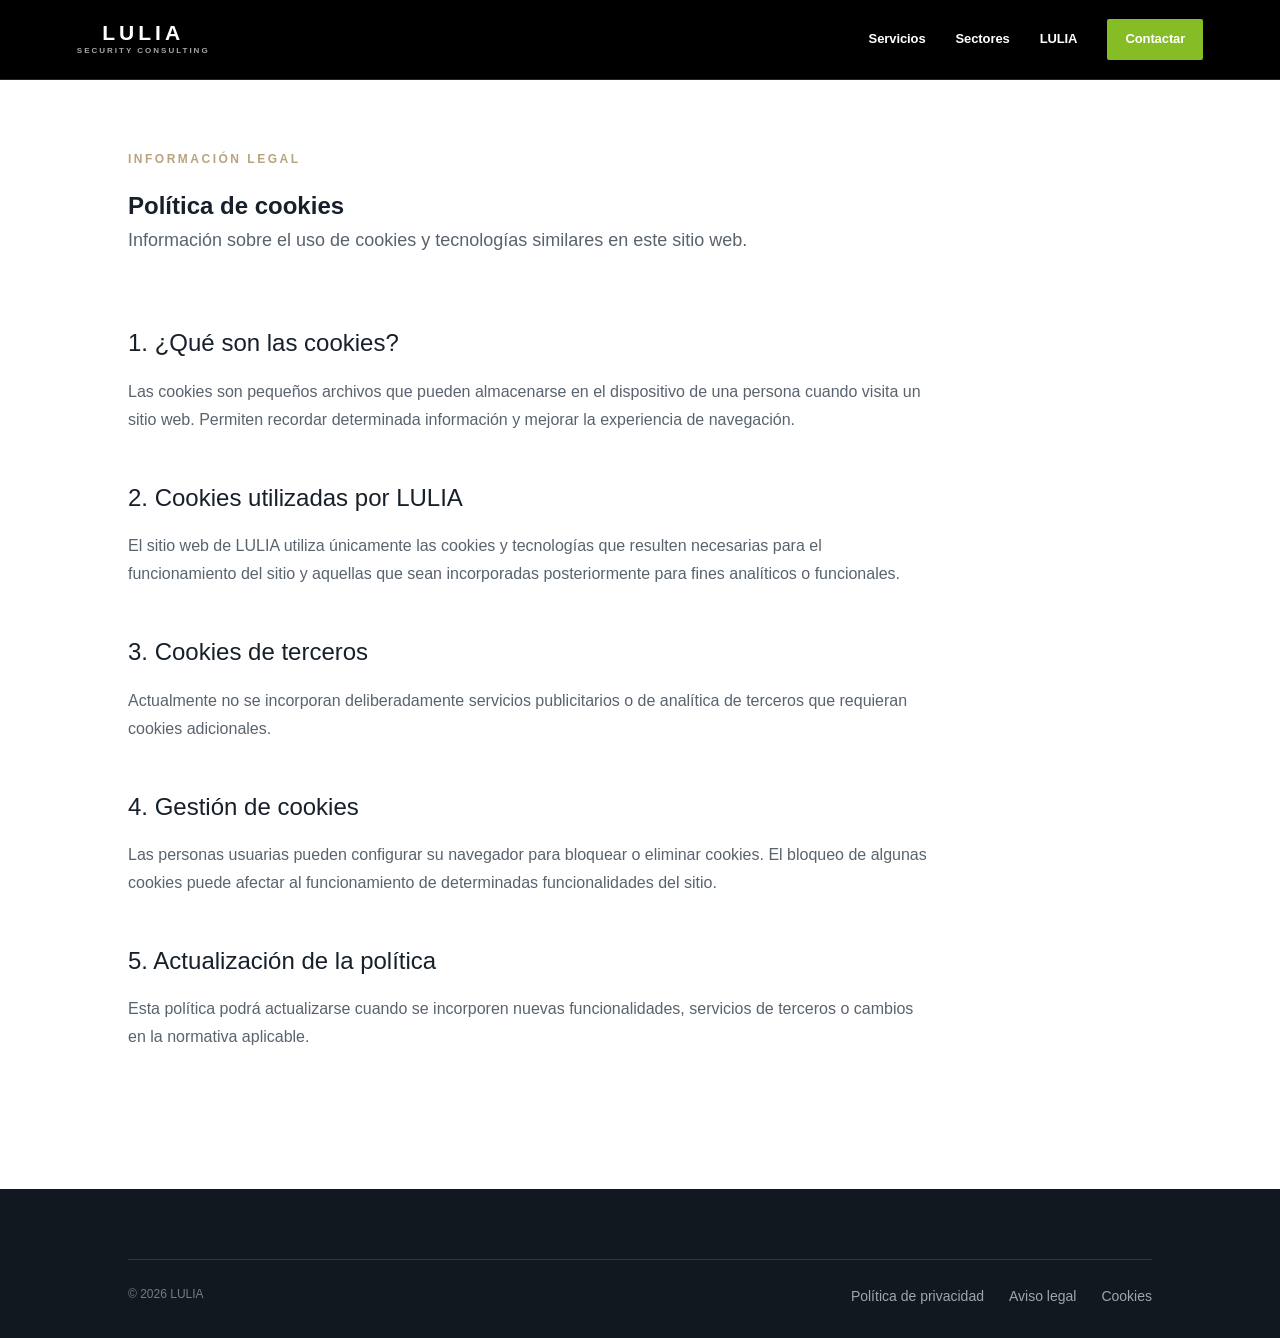
<file: cookies.html>
<!DOCTYPE html>
<html lang="es">
<head>

    <meta charset="UTF-8">

    <meta
        name="viewport"
        content="width=device-width, initial-scale=1.0"
    >

    <meta
        name="description"
        content="Política de cookies de LULIA Security Consulting."
    >

    <meta name="robots" content="index, follow">

    <title>LULIA | Política de cookies</title>

    <link rel="stylesheet" href="styles.css">
    <link rel="icon" type="image/png" href="images/favicon.png">

</head>

<body>

<header>

    <div class="brand">

        <div class="logo">
            LULIA
        </div>

        <span>
            SECURITY CONSULTING
        </span>

    </div>

    <nav class="main-nav">

        <a href="index.html#servicios">
            Servicios
        </a>

        <a href="index.html#sectores">
            Sectores
        </a>

        <a href="index.html#empresa">
            LULIA
        </a>

        <a href="index.html#contacto" class="nav-contact">
            Contactar
        </a>

    </nav>

</header>


<main>

<section class="contact legal-page">

    <div class="contact-header">

        <p class="eyebrow">
            INFORMACIÓN LEGAL
        </p>

        <h1>
            Política de cookies
        </h1>

        <p>
            Información sobre el uso de cookies y tecnologías
            similares en este sitio web.
        </p>

    </div>


    <div class="legal-content">

        <h2>1. ¿Qué son las cookies?</h2>

        <p>
            Las cookies son pequeños archivos que pueden almacenarse
            en el dispositivo de una persona cuando visita un sitio web.
            Permiten recordar determinada información y mejorar la
            experiencia de navegación.
        </p>


        <h2>2. Cookies utilizadas por LULIA</h2>

        <p>
            El sitio web de LULIA utiliza únicamente las cookies y
            tecnologías que resulten necesarias para el funcionamiento
            del sitio y aquellas que sean incorporadas posteriormente
            para fines analíticos o funcionales.
        </p>


        <h2>3. Cookies de terceros</h2>

        <p>
            Actualmente no se incorporan deliberadamente servicios
            publicitarios o de analítica de terceros que requieran
            cookies adicionales.
        </p>


        <h2>4. Gestión de cookies</h2>

        <p>
            Las personas usuarias pueden configurar su navegador
            para bloquear o eliminar cookies. El bloqueo de algunas
            cookies puede afectar al funcionamiento de determinadas
            funcionalidades del sitio.
        </p>


        <h2>5. Actualización de la política</h2>

        <p>
            Esta política podrá actualizarse cuando se incorporen
            nuevas funcionalidades, servicios de terceros o cambios
            en la normativa aplicable.
        </p>

    </div>

</section>

</main>


<footer class="footer">

    <div class="footer-bottom">

        <span>
            © 2026 LULIA
        </span>

        <div>

            <a href="privacy.html">
                Política de privacidad
            </a>

            <a href="legal.html">
                Aviso legal
            </a>

            <a href="cookies.html">
                Cookies
            </a>

        </div>

    </div>

</footer>

</body>
</html>
</file>
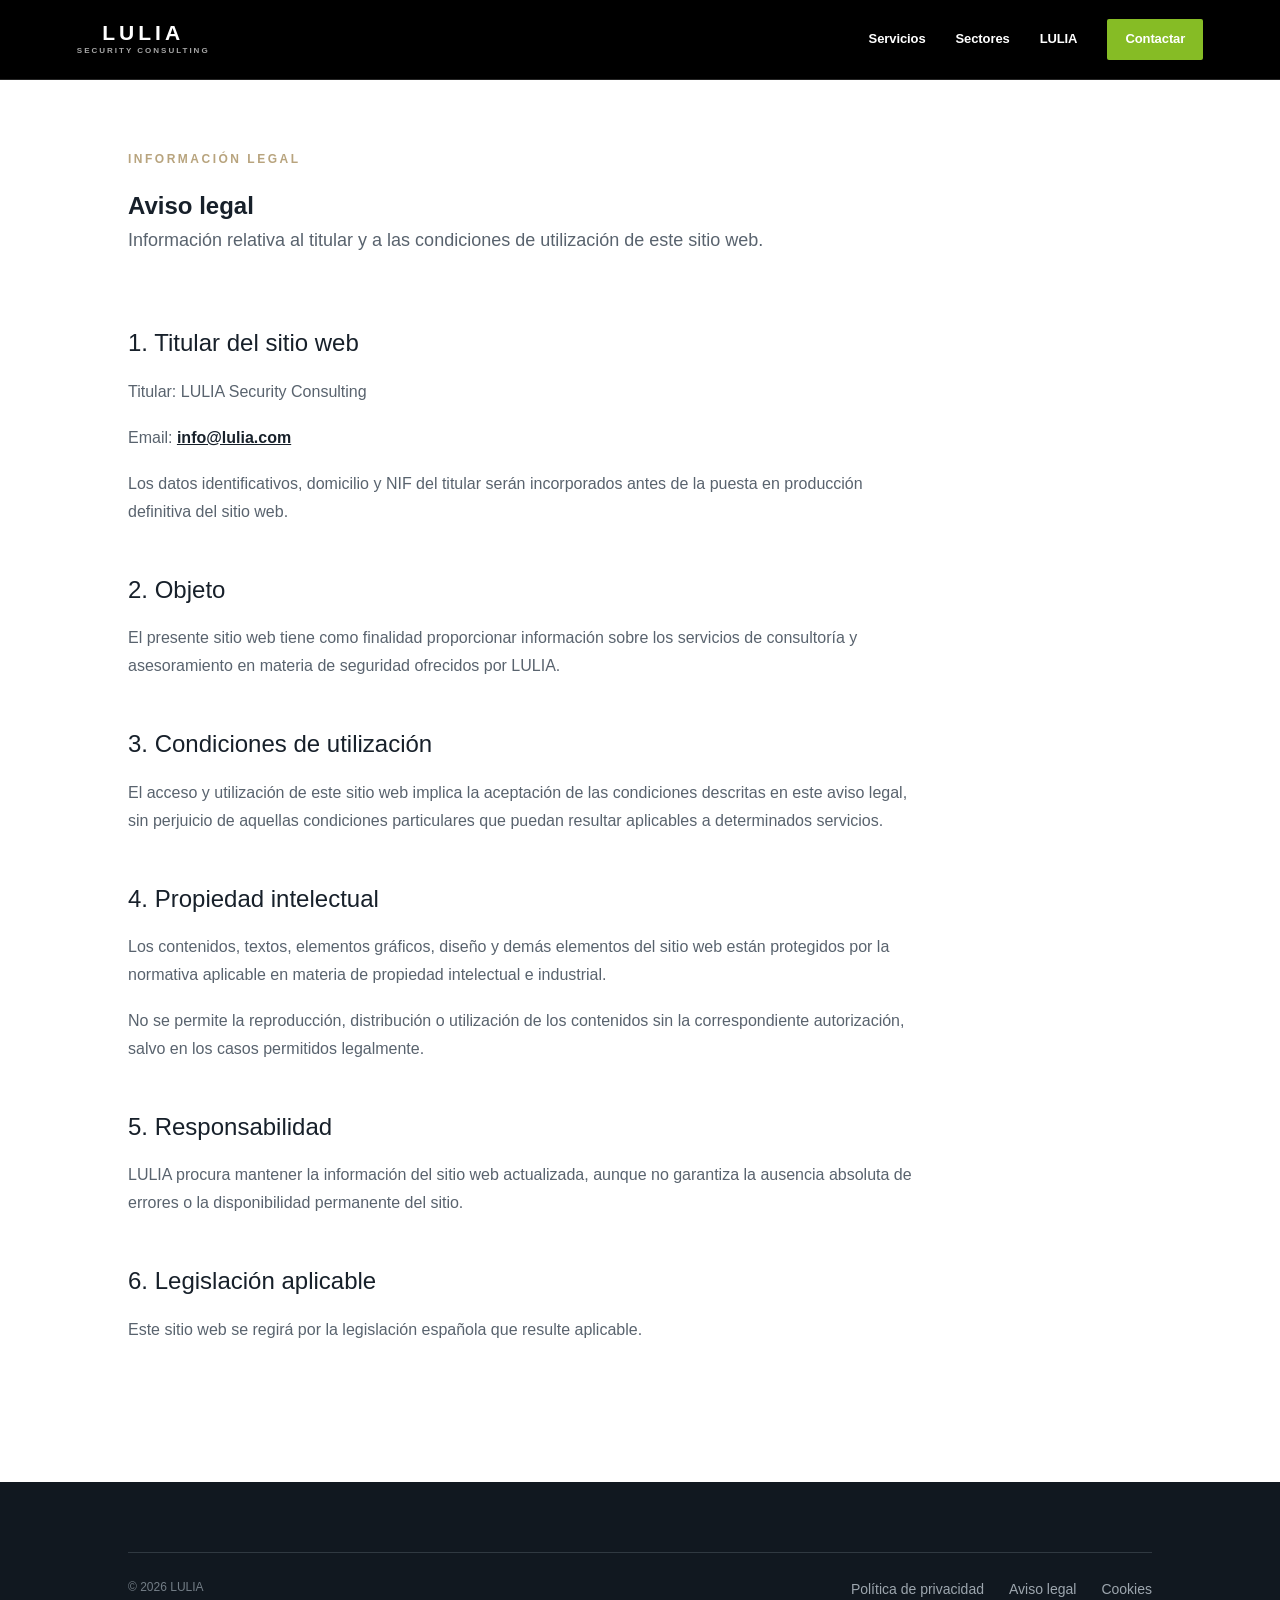
<file: legal.html>
<!DOCTYPE html>
<html lang="es">
<head>

    <meta charset="UTF-8">

    <meta
        name="viewport"
        content="width=device-width, initial-scale=1.0"
    >

    <meta
        name="description"
        content="Aviso legal de LULIA Security Consulting."
    >

    <meta name="robots" content="index, follow">

    <title>LULIA | Aviso legal</title>

    <link rel="stylesheet" href="styles.css">
    <link rel="icon" type="image/png" href="images/favicon.png">

</head>

<body>

<header>

    <div class="brand">

        <div class="logo">
            LULIA
        </div>

        <span>
            SECURITY CONSULTING
        </span>

    </div>

    <nav class="main-nav">

        <a href="index.html#servicios">
            Servicios
        </a>

        <a href="index.html#sectores">
            Sectores
        </a>

        <a href="index.html#empresa">
            LULIA
        </a>

        <a href="index.html#contacto" class="nav-contact">
            Contactar
        </a>

    </nav>

</header>


<main>

<section class="contact legal-page">

    <div class="contact-header">

        <p class="eyebrow">
            INFORMACIÓN LEGAL
        </p>

        <h1>
            Aviso legal
        </h1>

        <p>
            Información relativa al titular y a las condiciones
            de utilización de este sitio web.
        </p>

    </div>


    <div class="legal-content">

        <h2>1. Titular del sitio web</h2>

        <p>
            Titular: LULIA Security Consulting
        </p>

        <p>
            Email:
            <a href="mailto:info@lulia.com">
                info@lulia.com
            </a>
        </p>

        <p>
            Los datos identificativos, domicilio y NIF del titular
            serán incorporados antes de la puesta en producción
            definitiva del sitio web.
        </p>


        <h2>2. Objeto</h2>

        <p>
            El presente sitio web tiene como finalidad proporcionar
            información sobre los servicios de consultoría y
            asesoramiento en materia de seguridad ofrecidos por LULIA.
        </p>


        <h2>3. Condiciones de utilización</h2>

        <p>
            El acceso y utilización de este sitio web implica la
            aceptación de las condiciones descritas en este aviso
            legal, sin perjuicio de aquellas condiciones particulares
            que puedan resultar aplicables a determinados servicios.
        </p>


        <h2>4. Propiedad intelectual</h2>

        <p>
            Los contenidos, textos, elementos gráficos, diseño y
            demás elementos del sitio web están protegidos por la
            normativa aplicable en materia de propiedad intelectual
            e industrial.
        </p>

        <p>
            No se permite la reproducción, distribución o utilización
            de los contenidos sin la correspondiente autorización,
            salvo en los casos permitidos legalmente.
        </p>


        <h2>5. Responsabilidad</h2>

        <p>
            LULIA procura mantener la información del sitio web
            actualizada, aunque no garantiza la ausencia absoluta
            de errores o la disponibilidad permanente del sitio.
        </p>


        <h2>6. Legislación aplicable</h2>

        <p>
            Este sitio web se regirá por la legislación española
            que resulte aplicable.
        </p>

    </div>

</section>

</main>


<footer class="footer">

    <div class="footer-bottom">

        <span>
            © 2026 LULIA
        </span>

        <div>

            <a href="privacy.html">
                Política de privacidad
            </a>

            <a href="legal.html">
                Aviso legal
            </a>

            <a href="cookies.html">
                Cookies
            </a>

        </div>

    </div>

</footer>

</body>
</html>
</file>
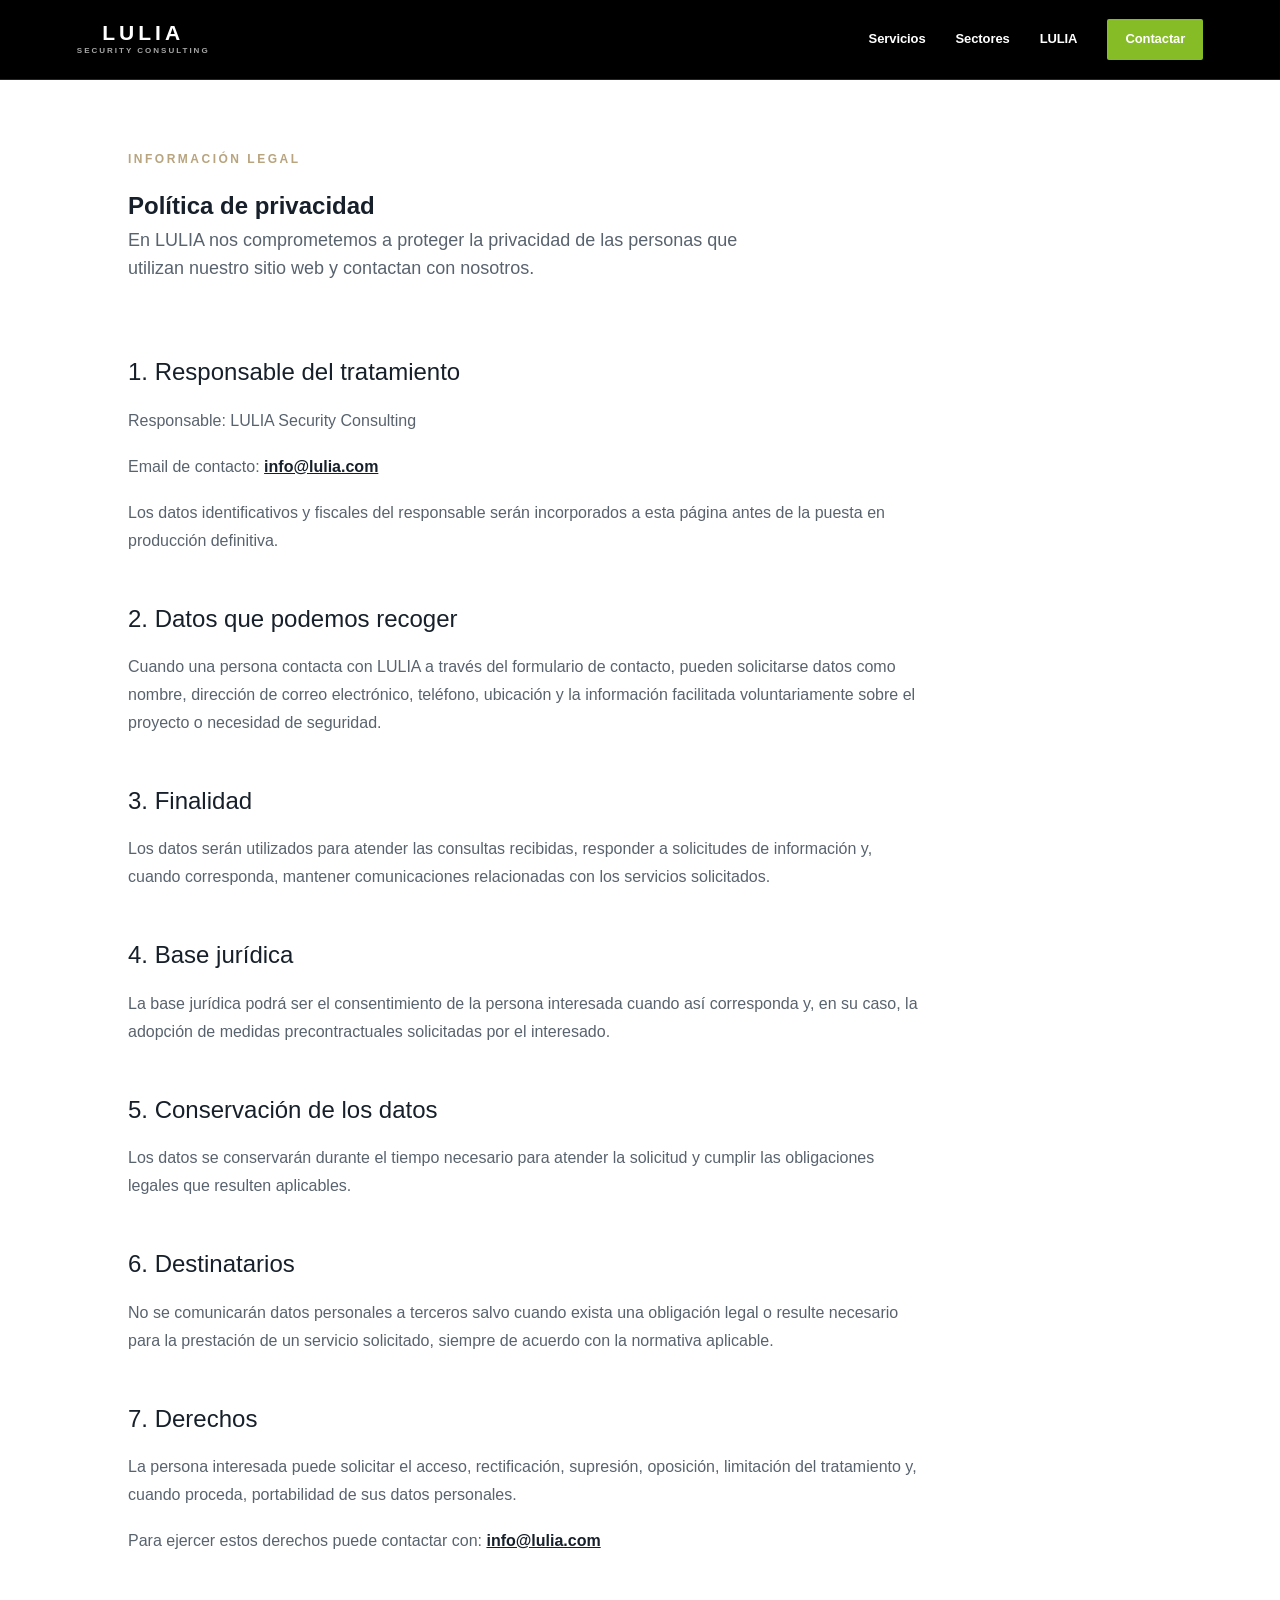
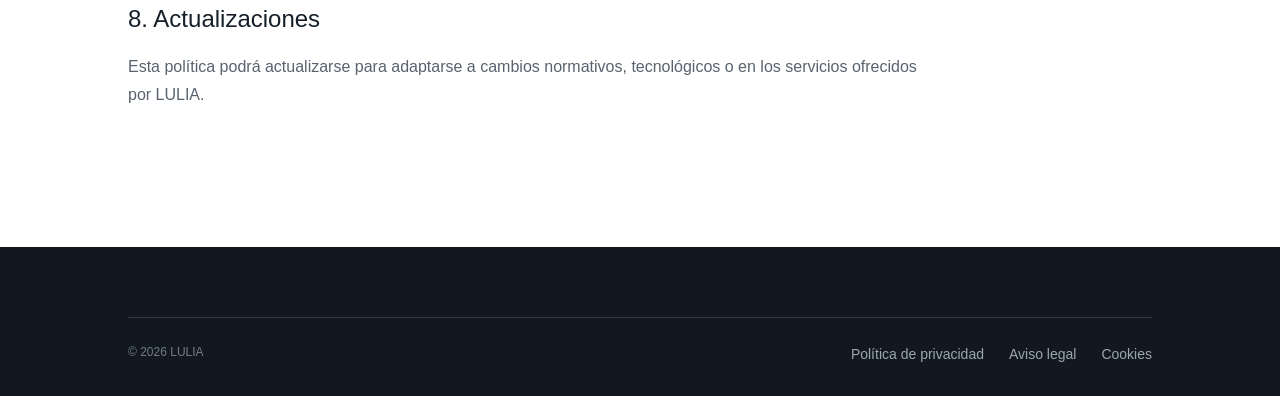
<file: privacy.html>
<!DOCTYPE html>
<html lang="es">
<head>

    <meta charset="UTF-8">

    <meta
        name="viewport"
        content="width=device-width, initial-scale=1.0"
    >

    <meta
        name="description"
        content="Política de privacidad de LULIA Security Consulting."
    >

    <meta name="robots" content="index, follow">

    <title>LULIA | Política de privacidad</title>

    <link rel="stylesheet" href="styles.css">
    <link rel="icon" type="image/png" href="images/favicon.png">

</head>

<body>

<header>

    <div class="brand">

        <div class="logo">
            LULIA
        </div>

        <span>
            SECURITY CONSULTING
        </span>

    </div>

    <nav class="main-nav">

        <a href="index.html#servicios">
            Servicios
        </a>

        <a href="index.html#sectores">
            Sectores
        </a>

        <a href="index.html#empresa">
            LULIA
        </a>

        <a href="index.html#contacto" class="nav-contact">
            Contactar
        </a>

    </nav>

</header>


<main>

<section class="contact legal-page">

    <div class="contact-header">

        <p class="eyebrow">
            INFORMACIÓN LEGAL
        </p>

        <h1>
            Política de privacidad
        </h1>

        <p>
            En LULIA nos comprometemos a proteger la privacidad
            de las personas que utilizan nuestro sitio web y
            contactan con nosotros.
        </p>

    </div>


    <div class="legal-content">

        <h2>1. Responsable del tratamiento</h2>

        <p>
            Responsable: LULIA Security Consulting
        </p>

        <p>
            Email de contacto:
            <a href="mailto:info@lulia.com">
                info@lulia.com
            </a>
        </p>

        <p>
            Los datos identificativos y fiscales del responsable
            serán incorporados a esta página antes de la puesta
            en producción definitiva.
        </p>


        <h2>2. Datos que podemos recoger</h2>

        <p>
            Cuando una persona contacta con LULIA a través del
            formulario de contacto, pueden solicitarse datos
            como nombre, dirección de correo electrónico,
            teléfono, ubicación y la información facilitada
            voluntariamente sobre el proyecto o necesidad de
            seguridad.
        </p>


        <h2>3. Finalidad</h2>

        <p>
            Los datos serán utilizados para atender las consultas
            recibidas, responder a solicitudes de información y,
            cuando corresponda, mantener comunicaciones relacionadas
            con los servicios solicitados.
        </p>


        <h2>4. Base jurídica</h2>

        <p>
            La base jurídica podrá ser el consentimiento de la
            persona interesada cuando así corresponda y, en su caso,
            la adopción de medidas precontractuales solicitadas
            por el interesado.
        </p>


        <h2>5. Conservación de los datos</h2>

        <p>
            Los datos se conservarán durante el tiempo necesario
            para atender la solicitud y cumplir las obligaciones
            legales que resulten aplicables.
        </p>


        <h2>6. Destinatarios</h2>

        <p>
            No se comunicarán datos personales a terceros salvo
            cuando exista una obligación legal o resulte necesario
            para la prestación de un servicio solicitado, siempre
            de acuerdo con la normativa aplicable.
        </p>


        <h2>7. Derechos</h2>

        <p>
            La persona interesada puede solicitar el acceso,
            rectificación, supresión, oposición, limitación del
            tratamiento y, cuando proceda, portabilidad de sus
            datos personales.
        </p>

        <p>
            Para ejercer estos derechos puede contactar con:
            <a href="mailto:info@lulia.com">
                info@lulia.com
            </a>
        </p>


        <h2>8. Actualizaciones</h2>

        <p>
            Esta política podrá actualizarse para adaptarse a
            cambios normativos, tecnológicos o en los servicios
            ofrecidos por LULIA.
        </p>

    </div>

</section>

</main>


<footer class="footer">

    <div class="footer-bottom">

        <span>
            © 2026 LULIA
        </span>

        <div>

            <a href="privacy.html">
                Política de privacidad
            </a>

            <a href="legal.html">
                Aviso legal
            </a>

            <a href="cookies.html">
                Cookies
            </a>

        </div>

    </div>

</footer>

</body>
</html>
</file>
<file: styles.css>
/* =========================================================
   LULIA — ESTILOS PRINCIPALES
   ========================================================= */

html {
    scroll-behavior: smooth;
}

:root {
    --dark: #17202A;
    --light: #F4F5F6;
    --text: #59636E;
    --white: #FFFFFF;
    --accent: #B8A47E;
    --border: #D8DCE0;
}

* {
    margin: 0;
    padding: 0;
    box-sizing: border-box;
}

html,
body {
    width: 100%;
    max-width: 100%;
    overflow-x: hidden;
}

body {
    font-family: "Helvetica Neue", Helvetica, Arial, sans-serif;
    color: var(--dark);
    background: var(--light);
    line-height: 1.6;
}


/* =========================================================
   HEADER
   ========================================================= */

header {
    position: fixed;

    top: 0;
    left: 0;
    right: 0;

    z-index: 1000;

    min-height: 80px;

    padding: 0 6%;

    display: flex;
    align-items: center;
    justify-content: space-between;

    background: rgba(255, 255, 255, 0.94);

    border-bottom: 1px solid #E5E7E9;

    backdrop-filter: blur(12px);
    -webkit-backdrop-filter: blur(12px);
}

.brand {
    display: flex;
    flex-direction: column;
    gap: 2px;
}

.logo {
    font-size: 21px;
    font-weight: 700;
    letter-spacing: 4px;
    line-height: 1;
}

.brand span {
    font-size: 8px;
    font-weight: 600;
    letter-spacing: 2px;
    color: var(--text);
}

nav {
    display: flex;
    align-items: center;
    gap: 30px;
}

nav a {
    color: var(--dark);
    text-decoration: none;
    font-size: 15px;
    transition: color 0.2s ease;
}

nav a:hover {
    color: var(--text);
}

.nav-contact {
    padding: 10px 18px;

    background: var(--dark);
    color: white !important;

    border-radius: 2px;
}

.nav-contact:hover {
    background: var(--accent);
    color: white !important;
}

.menu-toggle {
    display: none;

    border: none;
    background: transparent;

    font-size: 26px;

    cursor: pointer;

    color: var(--dark);
}


/* =========================================================
   HERO
   ========================================================= */

.hero {
    min-height: 650px;

    padding: 150px 6% 100px;

    display: flex;
    align-items: center;

    background:
        linear-gradient(
            rgba(10, 18, 25, 0.72),
            rgba(10, 18, 25, 0.72)
        ),
        url("images/hero.jpg");

    background-size: cover;
    background-position: center;

    color: white;
}

.hero-content {
    max-width: 750px;
}

.eyebrow {
    margin-bottom: 18px;

    font-size: 12px;
    font-weight: 700;

    letter-spacing: 2.5px;

    color: var(--accent);
}

.hero h1 {
    margin-bottom: 25px;

    font-size: clamp(42px, 5.5vw, 68px);

    line-height: 1.05;

    font-weight: 500;

    letter-spacing: -1px;
}

.hero-text {
    max-width: 650px;

    margin-bottom: 35px;

    font-size: 19px;

    color: #E5E7E9;
}

.hero-buttons {
    display: flex;
    align-items: center;
    gap: 20px;
    flex-wrap: wrap;
}

.button {
    display: inline-block;

    padding: 14px 25px;

    background: white;
    color: var(--dark);

    text-decoration: none;

    font-weight: 700;

    border-radius: 3px;

    transition:
        background 0.2s ease,
        transform 0.2s ease;
}

.button:hover {
    background: #E5E7E9;
    transform: translateY(-1px);
}

.button-secondary {
    display: inline-block;

    padding: 13px 24px;

    color: white;

    border: 1px solid rgba(255, 255, 255, 0.6);

    text-decoration: none;

    font-weight: 600;

    border-radius: 3px;

    transition:
        background 0.2s ease,
        border-color 0.2s ease;
}

.button-secondary:hover {
    background: rgba(255, 255, 255, 0.1);
    border-color: white;
}


/* =========================================================
   INTRO
   ========================================================= */

.intro {
    display: grid;

    grid-template-columns: 0.7fr 1.3fr;

    gap: 80px;

    padding: 120px 10%;

    background: #FFFFFF;
}

.intro-content {
    max-width: 850px;
}

.intro-content h2 {
    margin-bottom: 30px;

    font-size: clamp(34px, 4vw, 52px);

    line-height: 1.15;

    font-weight: 500;

    letter-spacing: -1px;
}

.intro-content p {
    max-width: 750px;

    margin-bottom: 18px;

    color: var(--text);

    font-size: 18px;
}


/* =========================================================
   SERVICIOS
   ========================================================= */

.services {
    padding: 120px 10%;

    background: var(--light);
}

.section-heading {
    display: grid;

    grid-template-columns: 1fr 0.7fr;

    gap: 80px;

    align-items: end;

    margin-bottom: 70px;
}

.section-heading h2 {
    max-width: 700px;

    font-size: clamp(36px, 4vw, 54px);

    line-height: 1.1;

    font-weight: 500;

    letter-spacing: -1px;
}

.section-description {
    max-width: 450px;

    color: var(--text);

    font-size: 17px;
}

.services-list {
    border-top: 1px solid var(--border);
}

.service-card {
    min-height: 230px;

    display: grid;

    grid-template-columns: 80px 1fr;

    gap: 40px;

    padding: 42px 0;

    border-bottom: 1px solid var(--border);

    transition: padding-left 0.3s ease;
}

.service-card:hover {
    padding-left: 15px;
}

.service-number {
    font-size: 13px;

    font-weight: 700;

    letter-spacing: 2px;

    color: #7B858F;
}

.service-card h3 {
    margin-bottom: 12px;

    font-size: 26px;

    font-weight: 500;
}

.service-card p {
    max-width: 700px;

    margin-bottom: 18px;

    color: var(--text);

    font-size: 16px;
}

.service-link {
    color: var(--dark);

    text-decoration: none;

    font-size: 14px;

    font-weight: 700;
}

.service-link:hover {
    text-decoration: underline;
}


/* =========================================================
   ENFOQUE / METODOLOGÍA
   ========================================================= */

.approach {
    padding: 130px 10%;

    background: var(--dark);

    color: white;
}

.approach-header {
    display: grid;

    grid-template-columns: 1fr 0.7fr;

    gap: 80px;

    align-items: end;

    margin-bottom: 90px;
}

.approach-header h2 {
    max-width: 750px;

    font-size: clamp(36px, 4vw, 55px);

    line-height: 1.1;

    font-weight: 500;

    letter-spacing: -1px;
}

.approach-header > p {
    max-width: 450px;

    color: #B9C0C7;

    font-size: 17px;
}

.approach-steps {
    display: grid;

    grid-template-columns: repeat(4, 1fr);

    border-top: 1px solid #46515C;
}

.approach-step {
    padding: 35px 30px 20px 0;

    border-right: 1px solid #46515C;
}

.approach-step:not(:first-child) {
    padding-left: 30px;
}

.approach-step:last-child {
    border-right: none;
}

.approach-step span {
    display: block;

    margin-bottom: 50px;

    color: #8D98A3;

    font-size: 13px;

    font-weight: 700;

    letter-spacing: 2px;
}

.approach-step h3 {
    margin-bottom: 15px;

    font-size: 27px;

    font-weight: 500;
}

.approach-step p {
    color: #AEB7BF;

    font-size: 15px;
}


/* =========================================================
   SECTORES
   ========================================================= */

.sectors {
    padding: 130px 10%;

    background: #FFFFFF;
}

.sectors-header {
    display: grid;

    grid-template-columns: 1fr 0.7fr;

    gap: 80px;

    align-items: end;

    margin-bottom: 70px;
}

.sectors-header h2 {
    max-width: 700px;

    font-size: clamp(36px, 4vw, 54px);

    line-height: 1.1;

    font-weight: 500;

    letter-spacing: -1px;
}

.sectors-header > p {
    max-width: 450px;

    color: var(--text);

    font-size: 17px;
}

.sectors-grid {
    display: grid;

    grid-template-columns: 1fr 1fr;

    gap: 20px;
}

.sector {
    position: relative;

    min-height: 500px;

    overflow: hidden;

    background: var(--dark);

    color: white;
}

.sector-large {
    min-height: 600px;
}

.sector-image {
    position: absolute;

    inset: 0;

    background-size: cover;

    background-position: center;

    opacity: 0.65;

    transition:
        transform 0.6s ease,
        opacity 0.6s ease;
}

.sector:hover .sector-image {
    transform: scale(1.05);

    opacity: 0.8;
}

.sector-private {
    background-image:
        linear-gradient(
            rgba(15, 22, 28, 0.2),
            rgba(15, 22, 28, 0.8)
        ),
        url("images/private.jpg");
}

.sector-business {
    background-image:
        linear-gradient(
            rgba(15, 22, 28, 0.2),
            rgba(15, 22, 28, 0.8)
        ),
        url("images/business.jpg");
}

.sector-industry {
    background-image:
        linear-gradient(
            rgba(15, 22, 28, 0.2),
            rgba(15, 22, 28, 0.8)
        ),
        url("images/industry.jpg");
}

.sector-complex {
    background-image:
        linear-gradient(
            rgba(15, 22, 28, 0.2),
            rgba(15, 22, 28, 0.8)
        ),
        url("images/complex.jpg");
}

.sector-content {
    position: absolute;

    left: 40px;
    right: 40px;
    bottom: 40px;

    z-index: 2;
}

.sector-content span {
    display: block;

    margin-bottom: 15px;

    color: var(--accent);

    font-size: 12px;

    font-weight: 700;

    letter-spacing: 2px;
}

.sector-content h3 {
    margin-bottom: 12px;

    font-size: 32px;

    font-weight: 500;
}

.sector-content p {
    max-width: 550px;

    margin-bottom: 20px;

    color: #D7DCE0;

    font-size: 15px;
}

.sector-link {
    color: white;

    text-decoration: none;

    font-size: 14px;

    font-weight: 700;
}

.sector-link:hover {
    color: var(--accent);
}


/* =========================================================
   DIFERENCIA LULIA
   ========================================================= */

.difference {
    display: grid;

    grid-template-columns: 0.8fr 1.2fr;

    gap: 100px;

    padding: 130px 10%;

    background: var(--light);
}

.difference-intro {
    max-width: 550px;
}

.difference-intro h2 {
    margin-bottom: 30px;

    font-size: clamp(38px, 4vw, 56px);

    line-height: 1.08;

    font-weight: 500;

    letter-spacing: -1px;
}

.difference-intro > p:last-child {
    color: var(--text);

    font-size: 17px;
}

.principles {
    border-top: 1px solid #D5D9DD;
}

.principle {
    display: block;

    padding: 30px 0;

    border-bottom: 1px solid #D5D9DD;
}

.principle span {
    display: block;

    margin-bottom: 12px;

    color: var(--accent);

    font-size: 12px;

    font-weight: 700;

    letter-spacing: 2px;
}

.principle h3 {
    margin-bottom: 10px;

    font-size: 23px;

    font-weight: 500;
}

.principle p {
    max-width: 650px;

    margin: 0;

    color: var(--text);

    font-size: 15px;

    line-height: 1.7;
}


/* =========================================================
   CTA
   ========================================================= */

.cta {
    padding: 130px 10%;

    background: var(--dark);

    color: white;

    text-align: center;
}

.cta-content {
    max-width: 850px;

    margin: 0 auto;
}

.cta h2 {
    margin-bottom: 25px;

    font-size: clamp(38px, 5vw, 62px);

    line-height: 1.08;

    font-weight: 500;

    letter-spacing: -1px;
}

.cta-content > p:not(.eyebrow) {
    max-width: 650px;

    margin: 0 auto 35px;

    color: #B9C0C7;

    font-size: 18px;
}


/* =========================================================
   CONTACTO
   ========================================================= */

.contact {
    padding: 130px 10%;

    background: #FFFFFF;
}

.contact-header {
    max-width: 800px;

    margin-bottom: 70px;
}

.contact-header h2 {
    margin-bottom: 25px;

    font-size: clamp(38px, 4.5vw, 58px);

    line-height: 1.08;

    font-weight: 500;

    letter-spacing: -1px;
}

.contact-header > p:not(.eyebrow) {
    max-width: 650px;

    color: var(--text);

    font-size: 18px;
}

.contact-form {
    width: 100%;
    max-width: 950px;
}

.form-row {
    display: grid;

    grid-template-columns: 1fr 1fr;

    gap: 30px;
}

.form-group {
    display: flex;

    flex-direction: column;

    margin-bottom: 30px;

    min-width: 0;
}

.form-group label {
    margin-bottom: 9px;

    color: var(--dark);

    font-size: 13px;

    font-weight: 700;
}

.form-group input,
.form-group select,
.form-group textarea {
    width: 100%;
    max-width: 100%;

    padding: 16px 17px;

    border: 1px solid #D5D9DD;

    border-radius: 2px;

    background: #FFFFFF;

    color: var(--dark);

    font-family: inherit;

    font-size: 15px;

    outline: none;

    transition: border-color 0.2s ease;
}

.form-group input:focus,
.form-group select:focus,
.form-group textarea:focus {
    border-color: var(--dark);
}

.form-group textarea {
    resize: vertical;
}

.form-bottom {
    display: flex;

    align-items: center;

    justify-content: space-between;

    gap: 30px;

    margin-top: 10px;
}

.privacy {
    display: flex;

    align-items: center;

    gap: 10px;

    color: var(--text);

    font-size: 13px;
}

.privacy input {
    width: 16px;
    height: 16px;
}

.contact .button {
    border: none;

    cursor: pointer;

    font-family: inherit;

    font-size: 14px;
}


/* =========================================================
   ANIMACIONES
   ========================================================= */

.reveal {
    opacity: 0;

    transform: translateY(25px);

    transition:
        opacity 0.7s ease,
        transform 0.7s ease;
}

.reveal.visible {
    opacity: 1;

    transform: translateY(0);
}


/* =========================================================
   FOOTER
   ========================================================= */

.footer {
    padding: 70px 10% 30px;

    background: #111820;

    color: white;
}

.footer-main {
    display: grid;

    grid-template-columns: 2fr 1fr 1fr;

    gap: 80px;

    padding-bottom: 70px;
}

.footer-brand p {
    max-width: 300px;

    margin-top: 18px;

    color: #9DA6AE;

    font-size: 14px;

    line-height: 1.6;
}

.footer-column {
    display: flex;

    flex-direction: column;

    gap: 12px;
}

.footer-column h4 {
    margin-bottom: 12px;

    font-size: 13px;

    letter-spacing: 1px;

    text-transform: uppercase;
}

.footer-column a,
.footer-bottom a {
    color: #9DA6AE;

    text-decoration: none;

    font-size: 14px;
}

.footer-column a:hover,
.footer-bottom a:hover {
    color: white;
}

.footer-bottom {
    display: flex;

    justify-content: space-between;

    gap: 30px;

    padding-top: 25px;

    border-top: 1px solid #303941;

    color: #737D86;

    font-size: 12px;
}

.footer-bottom div {
    display: flex;

    gap: 25px;
}


/* =========================================================
   FOOTER SIMPLE
   ========================================================= */

footer {
    padding: 30px 6%;

    background: var(--dark);

    color: white;

    text-align: center;
}


/* =========================================================
   MÓVIL
   ========================================================= */

@media (max-width: 700px) {

    /* HEADER */

    header {
        min-height: 80px;

        padding: 0 6%;
    }

    .menu-toggle {
        display: block;
    }

    nav {
        position: absolute;

        top: 80px;
        left: 0;
        right: 0;

        display: none;

        flex-direction: column;

        align-items: stretch;

        gap: 0;

        padding: 15px 6% 25px;

        background: white;

        border-bottom: 1px solid #E5E7E9;
    }

    nav.open {
        display: flex;
    }

    nav a {
        padding: 15px 0;

        border-bottom: 1px solid #EEEEEE;
    }

    .nav-contact {
        margin-top: 10px;

        padding: 12px 15px;

        text-align: center;

        border-bottom: none;
    }


    /* HERO */

    .hero {
        min-height: 650px;

        padding: 130px 6% 80px;

        background-position: center;
    }

    .hero-content {
        max-width: 100%;
    }

    .hero h1 {
        font-size: clamp(38px, 11vw, 52px);

        letter-spacing: -0.5px;
    }

    .hero-text {
        max-width: 100%;

        font-size: 17px;
    }

    .hero-buttons {
        flex-direction: column;

        align-items: stretch;

        gap: 12px;
    }

    .hero-buttons .button,
    .hero-buttons .button-secondary {
        width: 100%;

        text-align: center;
    }


    /* INTRO */

    .intro {
        grid-template-columns: 1fr;

        gap: 30px;

        padding: 80px 6%;
    }

    .intro-content {
        max-width: 100%;
    }

    .intro-content h2 {
        font-size: 34px;
    }

    .intro-content p {
        max-width: 100%;

        font-size: 17px;
    }


    /* SERVICIOS */

    .services {
        padding: 80px 6%;
    }

    .section-heading {
        grid-template-columns: 1fr;

        gap: 25px;

        margin-bottom: 50px;
    }

    .section-heading h2 {
        font-size: 36px;
    }

    .section-description {
        max-width: 100%;

        font-size: 16px;
    }

    .service-card {
        min-height: auto;

        grid-template-columns: 45px 1fr;

        gap: 20px;

        padding: 30px 0;
    }

    .service-card:hover {
        padding-left: 0;
    }

    .service-card h3 {
        font-size: 22px;
    }

    .service-card p {
        font-size: 15px;
    }


    /* METODOLOGÍA */

    .approach {
        padding: 90px 6%;
    }

    .approach-header {
        grid-template-columns: 1fr;

        gap: 30px;

        margin-bottom: 60px;
    }

    .approach-header h2 {
        max-width: 100%;

        font-size: 36px;
    }

    .approach-header > p {
        max-width: 100%;

        font-size: 16px;
    }

    .approach-steps {
        grid-template-columns: 1fr;
    }

    .approach-step {
        padding: 30px 0;

        border-right: none;

        border-bottom: 1px solid #46515C;
    }

    .approach-step:not(:first-child) {
        padding-left: 0;
    }

    .approach-step:last-child {
        border-bottom: none;
    }

    .approach-step span {
        margin-bottom: 20px;
    }

    .approach-step h3 {
        font-size: 24px;
    }


    /* SECTORES */

    .sectors {
        padding: 80px 6%;
    }

    .sectors-header {
        grid-template-columns: 1fr;

        gap: 25px;

        margin-bottom: 50px;
    }

    .sectors-header h2 {
        max-width: 100%;

        font-size: 36px;
    }

    .sectors-header > p {
        max-width: 100%;

        font-size: 16px;
    }

    .sectors-grid {
        grid-template-columns: 1fr;

        gap: 20px;

        width: 100%;
    }

    .sector {
        width: 100%;

        min-height: 450px;
    }

    .sector-large {
        min-height: 450px;
    }

    .sector-content {
        left: 25px;
        right: 25px;
        bottom: 25px;
    }

    .sector-content h3 {
        font-size: 28px;
    }

    .sector-content p {
        font-size: 14px;
    }


    /* DIFERENCIA */

    .difference {
        grid-template-columns: 1fr;

        gap: 50px;

        padding: 80px 6%;
    }

    .difference-intro {
        max-width: 100%;
    }

    .difference-intro h2 {
        font-size: 38px;
    }

    .principle {
        padding: 30px 0;
    }


    /* CTA */

    .cta {
        padding: 90px 6%;
    }

    .cta h2 {
        font-size: 38px;
    }

    .cta-content > p:not(.eyebrow) {
        font-size: 17px;
    }


    /* CONTACTO */

    .contact {
        padding: 80px 6%;
    }

    .contact-header {
        max-width: 100%;

        margin-bottom: 50px;
    }

    .contact-header h2 {
        font-size: 38px;
    }

    .contact-header > p:not(.eyebrow) {
        font-size: 17px;
    }

    .contact-form {
        width: 100%;

        max-width: 100%;
    }

    .form-row {
        grid-template-columns: 1fr;

        gap: 0;
    }

    .form-group input,
    .form-group select,
    .form-group textarea {
        width: 100%;
    }

    .form-bottom {
        flex-direction: column;

        align-items: flex-start;

        gap: 20px;
    }

    .contact .button {
        width: 100%;

        text-align: center;
    }


    /* FOOTER */

    .footer {
        padding: 60px 6% 25px;
    }

    .footer-main {
        grid-template-columns: 1fr;

        gap: 45px;

        padding-bottom: 50px;
    }

    .footer-bottom {
        flex-direction: column;

        gap: 20px;
    }

    .footer-bottom div {
        flex-direction: column;

        gap: 10px;
    }

}
/* MENSAJE DE ÉXITO DEL FORMULARIO */

.form-success {
    display: none;

    align-items: flex-start;
    gap: 16px;

    margin-top: 30px;
    padding: 20px 22px;

    border: 1px solid #d8dce0;

    background: #f4f5f6;

    color: var(--dark);
}


.form-success.visible {
    display: flex;
}


.form-success-icon {
    width: 28px;
    height: 28px;

    flex-shrink: 0;

    display: flex;
    align-items: center;
    justify-content: center;

    border-radius: 50%;

    background: var(--accent);

    color: white;

    font-size: 15px;
    font-weight: 700;
}


.form-success strong {
    display: block;

    margin-bottom: 5px;

    font-size: 15px;
}


.form-success p {
    margin: 0;

    color: var(--text);

    font-size: 14px;

    line-height: 1.6;
}
/* =========================================================
   LULIA — AJUSTES RESPONSIVE FINALES
   MÓVIL / TABLET
   ========================================================= */


/* ---------------------------------------------------------
   TABLET
   --------------------------------------------------------- */

@media (max-width: 1000px) {

    header {
        padding: 0 5%;
    }

    .services,
    .sectors,
    .difference,
    .approach,
    .contact {
        padding-left: 6%;
        padding-right: 6%;
    }

    .section-heading,
    .approach-header,
    .sectors-header {
        grid-template-columns: 1fr;
        gap: 30px;
    }

    .difference {
        grid-template-columns: 1fr;
        gap: 60px;
    }

    .sectors-grid {
        grid-template-columns: 1fr;
    }

    .sector,
    .sector-large {
        min-height: 500px;
    }

    .approach-steps {
        grid-template-columns: 1fr 1fr;
    }

    .approach-step:nth-child(2) {
        border-right: none;
    }

    .approach-step:nth-child(3),
    .approach-step:nth-child(4) {
        border-top: 1px solid #46515c;
    }

}


/* ---------------------------------------------------------
   MÓVIL
   --------------------------------------------------------- */

@media (max-width: 700px) {

    /* HEADER */

    header {
        height: 72px;
        padding: 0 20px;
    }

    .logo {
        font-size: 19px;
        letter-spacing: 3px;
    }

    .brand span {
        font-size: 7px;
        letter-spacing: 1.5px;
    }

    .menu-toggle {
        display: block;
        width: 42px;
        height: 42px;
        padding: 0;

        font-size: 25px;
        line-height: 1;

        border: none;
        background: transparent;
        color: var(--dark);

        cursor: pointer;
    }


    /* MENÚ */

    .main-nav {
        position: absolute;

        top: 72px;
        left: 0;
        right: 0;

        display: none;

        flex-direction: column;
        gap: 0;

        padding: 10px 20px 20px;

        background: rgba(255, 255, 255, 0.98);

        border-bottom: 1px solid #e5e7e9;

        box-shadow: 0 10px 25px rgba(0, 0, 0, 0.06);
    }

    .main-nav.open {
        display: flex;
    }

    .main-nav a {
        width: 100%;
        padding: 16px 0;

        border-bottom: 1px solid #eeeeee;

        font-size: 15px;
    }

    .main-nav a:last-child {
        border-bottom: none;
    }

    .nav-contact {
        margin-top: 10px;
        padding: 13px 18px !important;

        text-align: center;

        border-radius: 3px;
    }


    /* HERO */

    .hero {
        min-height: 100svh;

        padding: 110px 20px 70px;

        align-items: center;

        background-position: 60% center;
    }

    .hero-content {
        width: 100%;
        max-width: 100%;
    }

    .eyebrow {
        margin-bottom: 14px;

        font-size: 10px;
        letter-spacing: 2px;
    }

    .hero h1 {
        margin-bottom: 20px;

        font-size: clamp(38px, 11vw, 52px);

        line-height: 1.05;
        letter-spacing: -0.8px;
    }

    .hero-text {
        margin-bottom: 28px;

        font-size: 16px;
        line-height: 1.65;
    }

    .hero-buttons {
        width: 100%;

        flex-direction: column;
        align-items: stretch;

        gap: 12px;
    }

    .button,
    .button-secondary {
        width: 100%;

        padding: 14px 20px;

        text-align: center;
    }


    /* INTRO */

    .intro {
        grid-template-columns: 1fr;

        gap: 25px;

        padding: 80px 20px;
    }

    .intro-content {
        max-width: 100%;
    }

    .intro-content h2 {
        margin-bottom: 24px;

        font-size: clamp(34px, 9vw, 44px);

        line-height: 1.1;
    }

    .intro-content p {
        font-size: 16px;
        line-height: 1.7;
    }


    /* SERVICIOS */

    .services {
        padding: 80px 20px;
    }

    .section-heading {
        grid-template-columns: 1fr;

        gap: 25px;

        margin-bottom: 50px;
    }

    .section-heading h2 {
        font-size: clamp(34px, 9vw, 46px);

        line-height: 1.1;
    }

    .section-description {
        font-size: 16px;
    }

    .service-card {
        min-height: auto;

        grid-template-columns: 40px 1fr;

        gap: 16px;

        padding: 30px 0;
    }

    .service-card:hover {
        padding-left: 0;
    }

    .service-card h3 {
        margin-bottom: 10px;

        font-size: 22px;
        line-height: 1.25;
    }

    .service-card p {
        margin-bottom: 16px;

        font-size: 15px;
        line-height: 1.65;
    }


    /* ENFOQUE */

    .approach {
        padding: 80px 20px;
    }

    .approach-header {
        grid-template-columns: 1fr;

        gap: 25px;

        margin-bottom: 55px;
    }

    .approach-header h2 {
        font-size: clamp(34px, 9vw, 46px);

        line-height: 1.1;
    }

    .approach-header > p {
        font-size: 16px;
        line-height: 1.7;
    }

    .approach-steps {
        grid-template-columns: 1fr;

        border-top: 1px solid #46515c;
    }

    .approach-step,
    .approach-step:not(:first-child) {
        padding: 30px 0;

        border-right: none;
        border-bottom: 1px solid #46515c;
    }

    .approach-step:first-child {
        padding-top: 30px;
    }

    .approach-step:last-child {
        border-bottom: none;
    }

    .approach-step span {
        margin-bottom: 25px;
    }

    .approach-step h3 {
        margin-bottom: 10px;

        font-size: 24px;
    }

    .approach-step p {
        font-size: 15px;
        line-height: 1.65;
    }


    /* SECTORES */

    .sectors {
        padding: 80px 20px;
    }

    .sectors-header {
        grid-template-columns: 1fr;

        gap: 25px;

        margin-bottom: 50px;
    }

    .sectors-header h2 {
        font-size: clamp(34px, 9vw, 46px);
    }

    .sectors-header > p {
        font-size: 16px;
        line-height: 1.7;
    }

    .sectors-grid {
        grid-template-columns: 1fr;

        gap: 15px;
    }

    .sector,
    .sector-large {
        min-height: 430px;
    }

    .sector-content {
        left: 25px;
        right: 25px;
        bottom: 25px;
    }

    .sector-content h3 {
        margin-bottom: 10px;

        font-size: 28px;
    }

    .sector-content p {
        margin-bottom: 16px;

        font-size: 14px;
        line-height: 1.6;
    }


    /* DIFERENCIA */

    .difference {
        grid-template-columns: 1fr;

        gap: 55px;

        padding: 80px 20px;
    }

    .difference-intro h2 {
        margin-bottom: 24px;

        font-size: clamp(36px, 9vw, 48px);

        line-height: 1.08;
    }

    .difference-intro > p:last-child {
        font-size: 16px;
        line-height: 1.7;
    }

    .principle {
        padding: 25px 0;
    }

    .principle h3 {
        font-size: 21px;
        line-height: 1.3;
    }

    .principle p {
        font-size: 15px;
        line-height: 1.65;
    }


    /* CTA */

    .cta {
        padding: 85px 20px;
    }

    .cta h2 {
        font-size: clamp(36px, 9vw, 50px);

        line-height: 1.08;
    }

    .cta-content > p:not(.eyebrow) {
        font-size: 16px;
        line-height: 1.7;
    }


    /* CONTACTO */

    .contact {
        padding: 80px 20px;
    }

    .contact-header {
        margin-bottom: 50px;
    }

    .contact-header h2 {
        font-size: clamp(36px, 9vw, 48px);

        line-height: 1.08;
    }

    .contact-header > p:not(.eyebrow) {
        font-size: 16px;
        line-height: 1.7;
    }

    .contact-form {
        width: 100%;
        max-width: 100%;
    }

    .form-row {
        grid-template-columns: 1fr;

        gap: 0;
    }

    .form-group {
        margin-bottom: 24px;
    }

    .form-group input,
    .form-group select,
    .form-group textarea {
        padding: 15px;

        font-size: 16px;
    }

    .form-bottom {
        flex-direction: column;

        align-items: stretch;

        gap: 20px;
    }

    .privacy {
        align-items: flex-start;

        font-size: 13px;
        line-height: 1.5;
    }

    .privacy input {
        flex: 0 0 auto;

        margin-top: 3px;
    }

    .contact .button {
        width: 100%;
    }

    .form-success {
        margin-top: 20px;
    }


    /* FOOTER */

    .footer {
        padding: 60px 20px 25px;
    }

    .footer-main {
        grid-template-columns: 1fr;

        gap: 40px;

        padding-bottom: 45px;
    }

    .footer-brand p {
        max-width: 280px;
    }

    .footer-bottom {
        flex-direction: column;

        gap: 20px;

        padding-top: 25px;
    }

    .footer-bottom div {
        flex-direction: column;

        gap: 10px;
    }

}


/* ---------------------------------------------------------
   PANTALLAS MUY PEQUEÑAS
   --------------------------------------------------------- */

@media (max-width: 380px) {

    header {
        padding: 0 16px;
    }

    .hero {
        padding-left: 16px;
        padding-right: 16px;
    }

    .hero h1 {
        font-size: 36px;
    }

    .services,
    .approach,
    .sectors,
    .difference,
    .contact {
        padding-left: 16px;
        padding-right: 16px;
    }

    .intro {
        padding-left: 16px;
        padding-right: 16px;
    }

    .cta {
        padding-left: 16px;
        padding-right: 16px;
    }

    .footer {
        padding-left: 16px;
        padding-right: 16px;
    }

}
/* ==========================================
   AJUSTES RESPONSIVE FINALES
   ========================================== */

@media (max-width: 700px) {

    header {
        height: 72px;
        padding: 0 6%;
    }

    .logo {
        font-size: 19px;
        letter-spacing: 3px;
    }

    .brand span {
        font-size: 7px;
        letter-spacing: 1.5px;
    }

    .menu-toggle {
        display: flex;
        align-items: center;
        justify-content: center;

        width: 44px;
        height: 44px;

        padding: 0;

        font-size: 25px;
        line-height: 1;

        border: none;
        background: transparent;

        color: var(--dark);

        cursor: pointer;
    }

    .main-nav {
        top: 72px;
        padding: 12px 6% 25px;
    }

    .main-nav a {
        display: block;
        width: 100%;

        padding: 16px 0;

        font-size: 15px;
    }

    .main-nav .nav-contact {
        margin-top: 10px;
        padding: 13px 18px;

        text-align: center;
    }


    /* HERO */

    .hero {
        min-height: 680px;

        padding: 110px 6% 70px;

        background-position: center;
    }

    .hero-content {
        width: 100%;
    }

    .hero h1 {
        font-size: clamp(38px, 11vw, 52px);
        line-height: 1.05;
    }

    .hero-text {
        font-size: 17px;
        line-height: 1.65;
    }

    .hero-buttons {
        flex-direction: column;
        align-items: stretch;
        gap: 12px;
    }

    .hero-buttons .button,
    .hero-buttons .button-secondary {
        width: 100%;
        text-align: center;
    }


    /* INTRO */

    .intro {
        grid-template-columns: 1fr;

        gap: 30px;

        padding: 80px 6%;
    }

    .intro-content h2 {
        font-size: 36px;
    }

    .intro-content p {
        font-size: 16px;
    }


    /* SECCIONES */

    .services,
    .sectors,
    .contact {
        padding: 80px 6%;
    }

    .section-heading,
    .sectors-header,
    .approach-header {
        grid-template-columns: 1fr;
        gap: 25px;
        margin-bottom: 50px;
    }

    .section-heading h2,
    .sectors-header h2,
    .approach-header h2 {
        font-size: 36px;
    }


    /* SERVICIOS */

    .service-card {
        grid-template-columns: 40px 1fr;

        gap: 15px;

        min-height: auto;

        padding: 30px 0;
    }

    .service-card:hover {
        padding-left: 0;
    }

    .service-card h3 {
        font-size: 21px;
    }

    .service-card p {
        font-size: 15px;
    }


    /* ENFOQUE */

    .approach {
        padding: 80px 6%;
    }

    .approach-steps {
        grid-template-columns: 1fr;
    }

    .approach-step,
    .approach-step:not(:first-child) {
        padding: 30px 0;

        border-right: none;
        border-bottom: 1px solid #46515c;
    }

    .approach-step:last-child {
        border-bottom: none;
    }

    .approach-step span {
        margin-bottom: 25px;
    }

    .approach-step h3 {
        font-size: 24px;
    }


    /* SECTORES */

    .sectors-grid {
        grid-template-columns: 1fr;
        gap: 15px;
    }

    .sector,
    .sector-large {
        min-height: 430px;
    }

    .sector-content {
        left: 25px;
        right: 25px;
        bottom: 25px;
    }

    .sector-content h3 {
        font-size: 28px;
    }


    /* DIFERENCIA */

    .difference {
        grid-template-columns: 1fr;

        gap: 50px;

        padding: 80px 6%;
    }

    .difference-intro h2 {
        font-size: 38px;
    }

    .principle {
        padding: 25px 0;
    }


    /* CTA */

    .cta {
        padding: 80px 6%;
    }

    .cta h2 {
        font-size: 38px;
    }

    .cta-content > p:not(.eyebrow) {
        font-size: 16px;
    }


    /* CONTACTO */

    .contact-header {
        margin-bottom: 50px;
    }

    .contact-header h2 {
        font-size: 38px;
    }

    .form-row {
        grid-template-columns: 1fr;
        gap: 0;
    }

    .form-bottom {
        flex-direction: column;
        align-items: stretch;
        gap: 25px;
    }

    .privacy {
        align-items: flex-start;
    }

    .privacy input {
        flex-shrink: 0;
        margin-top: 3px;
    }

    .contact .button {
        width: 100%;
    }


    /* FOOTER */

    .footer {
        padding: 60px 6% 25px;
    }

    .footer-main {
        grid-template-columns: 1fr;
        gap: 45px;
        padding-bottom: 50px;
    }

    .footer-bottom {
        flex-direction: column;
        gap: 20px;
    }

    .footer-bottom div {
        flex-direction: column;
        gap: 10px;
    }

}
/* CENTRADO DEL BLOQUE DE MARCA DEL FOOTER */

.footer-brand {
    display: flex;
    flex-direction: column;
    align-items: center;
    text-align: center;
}

.footer-brand .logo {
    width: 100%;
    text-align: center;
}

.footer-brand p {
    width: 100%;
    max-width: 300px;
    margin: 18px auto 0;
    text-align: center;
}
/* PÁGINAS LEGALES */

.legal-page {
    padding-top: 150px;
    padding-bottom: 120px;
}

.legal-content {
    max-width: 850px;
}

.legal-content h2 {
    margin-top: 45px;
    margin-bottom: 15px;
    font-size: 24px;
    font-weight: 500;
    color: var(--dark);
}

.legal-content h2:first-child {
    margin-top: 0;
}

.legal-content p {
    max-width: 800px;
    margin-bottom: 18px;
    color: var(--text);
    font-size: 16px;
    line-height: 1.75;
}

.legal-content a {
    color: var(--dark);
    font-weight: 600;
}

@media (max-width: 700px) {

    .legal-page {
        padding: 120px 6% 80px;
    }

    .legal-content h2 {
        font-size: 21px;
        margin-top: 35px;
    }

    .legal-content p {
        font-size: 15px;
    }

}
.footer-email {
    display: inline-block;
    margin-top: 18px;
    color: #ffffff;
    text-decoration: none;
    font-size: 14px;
    font-weight: 600;
    transition: color 0.2s ease;
}

.footer-email:hover {
    color: var(--accent);
}
/* ==========================================
   ACTUALIDAD / BLOG
   ========================================== */

.news-hero {
    min-height: 560px;

    display: flex;
    align-items: center;

    padding: 150px 10% 100px;

    background:
        linear-gradient(
            rgba(10, 18, 25, 0.78),
            rgba(10, 18, 25, 0.78)
        ),
        url("images/hero.jpg");

    background-size: cover;
    background-position: center;

    color: white;
}


.news-hero-content {
    max-width: 850px;
}


.news-hero h1 {
    max-width: 850px;

    margin-bottom: 28px;

    font-size: clamp(44px, 6vw, 72px);

    line-height: 1.05;

    font-weight: 500;

    letter-spacing: -1.5px;
}


.news-hero-content > p:not(.eyebrow) {
    max-width: 700px;

    color: #dce1e5;

    font-size: 19px;

    line-height: 1.7;
}


/* CABECERA */

.news-section {
    padding: 130px 10%;

    background: #f4f5f6;
}


.news-header {
    display: grid;

    grid-template-columns: 1fr 0.7fr;

    gap: 80px;

    align-items: end;

    margin-bottom: 70px;
}


.news-header h2 {
    max-width: 700px;

    font-size: clamp(36px, 4vw, 54px);

    line-height: 1.1;

    font-weight: 500;

    letter-spacing: -1px;
}


.news-header > p {
    max-width: 450px;

    color: var(--text);

    font-size: 17px;
}


/* GRID */

.news-grid {
    display: grid;

    grid-template-columns: repeat(2, 1fr);

    gap: 25px;
}


/* TARJETAS */

.news-card {
    display: flex;

    flex-direction: column;

    overflow: hidden;

    background: white;

    border: 1px solid #e0e3e6;
}


.news-card-featured {
    grid-column: span 2;

    display: grid;

    grid-template-columns: 1.1fr 1fr;
}


.news-image {
    min-height: 280px;

    background-size: cover;

    background-position: center;

    background-color: var(--dark);
}


.news-card-featured .news-image {
    min-height: 460px;
}


/*
   Estas imágenes son provisionales.
   Puedes sustituirlas posteriormente por
   fotografías específicas de cada artículo.
*/

.news-image-ai {
    background-image:
        linear-gradient(
            rgba(15, 22, 28, 0.25),
            rgba(15, 22, 28, 0.55)
        ),
        url("images/hero.jpg");
}


.news-image-cctv {
    background-image:
        linear-gradient(
            rgba(15, 22, 28, 0.3),
            rgba(15, 22, 28, 0.65)
        ),
        url("images/business.jpg");
}


.news-image-business {
    background-image:
        linear-gradient(
            rgba(15, 22, 28, 0.3),
            rgba(15, 22, 28, 0.65)
        ),
        url("images/private.jpg");
}


.news-image-industry {
    background-image:
        linear-gradient(
            rgba(15, 22, 28, 0.3),
            rgba(15, 22, 28, 0.65)
        ),
        url("images/industry.jpg");
}


.news-image-alarm {
    background-image:
        linear-gradient(
            rgba(15, 22, 28, 0.3),
            rgba(15, 22, 28, 0.65)
        ),
        url("images/complex.jpg");
}


.news-image-risk {
    background-image:
        linear-gradient(
            rgba(15, 22, 28, 0.3),
            rgba(15, 22, 28, 0.65)
        ),
        url("images/business.jpg");
}


/* CONTENIDO */

.news-card-content {
    padding: 35px;
}


.news-card-featured .news-card-content {
    display: flex;

    flex-direction: column;

    justify-content: center;

    padding: 50px;
}


.news-category {
    display: block;

    margin-bottom: 10px;

    color: var(--accent);

    font-size: 11px;

    font-weight: 700;

    letter-spacing: 2px;
}


.news-date {
    margin-bottom: 18px;

    color: #8a949d;

    font-size: 11px;

    font-weight: 600;

    letter-spacing: 1px;
}


.news-card h3 {
    margin-bottom: 15px;

    color: var(--dark);

    font-size: 25px;

    line-height: 1.2;

    font-weight: 500;
}


.news-card-featured h3 {
    font-size: clamp(28px, 3vw, 40px);
}


.news-card p:not(.news-date) {
    margin-bottom: 22px;

    color: var(--text);

    font-size: 15px;

    line-height: 1.7;
}


.news-link {
    display: inline-block;

    color: var(--dark);

    text-decoration: none;

    font-size: 14px;

    font-weight: 700;
}


.news-link:hover {
    color: var(--accent);
}


/* HOVER */

.news-card {
    transition:
        transform 0.3s ease,
        box-shadow 0.3s ease;
}


.news-card:hover {
    transform: translateY(-5px);

    box-shadow: 0 15px 35px rgba(23, 32, 42, 0.08);
}


/* CTA */

.news-cta {
    margin-top: 0;
}


/* ENLACE ACTIVO DEL MENÚ */

.main-nav a.active {
    color: var(--accent);
}


/* EMAIL FOOTER */

.footer-email {
    display: inline-block;

    margin-top: 18px;

    color: #ffffff;

    text-decoration: none;

    font-size: 14px;

    font-weight: 600;

    transition: color 0.2s ease;
}


.footer-email:hover {
    color: var(--accent);
}


/* ==========================================
   RESPONSIVE
   ========================================== */

@media (max-width: 900px) {

    .news-hero {
        padding: 130px 6% 90px;

        min-height: 520px;
    }


    .news-section {
        padding: 90px 6%;
    }


    .news-header {
        grid-template-columns: 1fr;

        gap: 25px;

        margin-bottom: 50px;
    }


    .news-card-featured {
        grid-template-columns: 1fr;
    }


    .news-card-featured .news-image {
        min-height: 350px;
    }


    .news-card-featured .news-card-content {
        padding: 35px;
    }

}


@media (max-width: 700px) {

    .news-hero {
        min-height: 500px;

        padding: 120px 6% 70px;
    }


    .news-hero h1 {
        font-size: clamp(40px, 11vw, 54px);

        letter-spacing: -1px;
    }


    .news-hero-content > p:not(.eyebrow) {
        font-size: 16px;
    }


    .news-section {
        padding: 75px 6%;
    }


    .news-header h2 {
        font-size: 36px;
    }


    .news-grid {
        grid-template-columns: 1fr;

        gap: 20px;
    }


    .news-card-featured {
        grid-column: auto;

        display: flex;
    }


    .news-card-featured .news-image {
        min-height: 280px;
    }


    .news-card-content,
    .news-card-featured .news-card-content {
        padding: 28px;
    }


    .news-card h3,
    .news-card-featured h3 {
        font-size: 23px;
    }


    .news-image {
        min-height: 240px;
    }


    .footer-email {
        margin-top: 15px;
    }

}
/* =====================================================
   LULIA V2 — CORPORATE EDITORIAL DESIGN
   HEADER + HERO + INTRO
   ===================================================== */


/* =========================
   HEADER
   ========================= */

.site-header {
    position: fixed;

    top: 0;
    left: 0;
    right: 0;

    z-index: 1000;

    height: 84px;

    background: rgba(255, 255, 255, 0.96);

    border-bottom: 1px solid #e5e7e9;

    backdrop-filter: blur(14px);
}


.header-inner {
    width: 100%;

    height: 100%;

    padding: 0 6%;

    display: flex;

    align-items: center;

    justify-content: space-between;
}


.site-header .brand {
    display: flex;

    flex-direction: column;

    gap: 3px;

    color: var(--dark);

    text-decoration: none;
}


.site-header .logo {
    font-size: 22px;

    font-weight: 700;

    letter-spacing: 5px;

    line-height: 1;
}


.brand-subtitle {
    font-size: 7px;

    font-weight: 700;

    letter-spacing: 2px;

    color: #6b747d;
}


.site-header .main-nav {
    display: flex;

    align-items: center;

    gap: 32px;
}


.site-header .main-nav a {
    position: relative;

    padding: 8px 0;

    color: var(--dark);

    text-decoration: none;

    font-size: 14px;

    font-weight: 500;

    transition: color 0.2s ease;
}


.site-header .main-nav a:not(.nav-contact)::after {
    content: "";

    position: absolute;

    left: 0;
    right: 0;
    bottom: 0;

    height: 1px;

    background: var(--accent);

    transform: scaleX(0);

    transform-origin: right;

    transition: transform 0.3s ease;
}


.site-header .main-nav a:hover {
    color: #6b747d;
}


.site-header .main-nav a:not(.nav-contact):hover::after {
    transform: scaleX(1);

    transform-origin: left;
}


.site-header .nav-contact {
    padding: 12px 21px !important;

    background: var(--dark);

    color: white !important;
}


.site-header .nav-contact:hover {
    background: var(--accent);
}


/* =========================
   HERO
   ========================= */

.hero {
    position: relative;

    min-height: 760px;

    padding: 160px 6% 100px;

    display: flex;

    align-items: center;

    overflow: hidden;

    background:
        url("images/hero.jpg")
        center center /
        cover
        no-repeat;

    color: white;
}


.hero-overlay {
    position: absolute;

    inset: 0;

    background:
        linear-gradient(
            90deg,
            rgba(9, 15, 21, 0.88) 0%,
            rgba(9, 15, 21, 0.68) 42%,
            rgba(9, 15, 21, 0.25) 100%
        );
}


.hero-inner {
    position: relative;

    z-index: 2;

    width: 100%;

    max-width: 1440px;

    margin: 0 auto;
}


.hero-content {
    max-width: 850px;
}


.hero .eyebrow {
    margin-bottom: 25px;

    color: var(--accent);

    font-size: 11px;

    letter-spacing: 3px;
}


.hero h1 {
    max-width: 850px;

    margin-bottom: 30px;

    font-size: clamp(48px, 6.5vw, 88px);

    line-height: 0.98;

    font-weight: 400;

    letter-spacing: -2.5px;
}


.hero-text {
    max-width: 650px;

    margin-bottom: 38px;

    color: #e2e6e9;

    font-size: 19px;

    line-height: 1.65;
}


.hero-buttons {
    display: flex;

    align-items: center;

    gap: 30px;
}


.hero .button {
    padding: 15px 27px;

    border-radius: 0;

    background: white;

    color: var(--dark);

    font-size: 14px;

    transition:
        background 0.25s ease,
        transform 0.25s ease;
}


.hero .button:hover {
    background: var(--accent);

    color: white;

    transform: translateY(-2px);
}


.hero-text-link {
    display: inline-flex;

    align-items: center;

    gap: 12px;

    color: white;

    text-decoration: none;

    font-size: 14px;

    font-weight: 600;
}


.hero-text-link span {
    font-size: 20px;

    transition: transform 0.25s ease;
}


.hero-text-link:hover span {
    transform: translateX(6px);
}


/* =========================
   INTRO
   ========================= */

.intro {
    display: grid;

    grid-template-columns: 0.55fr 1.45fr;

    gap: 80px;

    padding: 150px 10%;

    background: white;
}


.intro-label {
    padding-top: 12px;
}


.intro-label .eyebrow {
    margin: 0;
}


.intro-content {
    max-width: 1000px;
}


.intro-content h2 {
    max-width: 950px;

    margin-bottom: 42px;

    color: var(--dark);

    font-size: clamp(38px, 5vw, 68px);

    line-height: 1.04;

    font-weight: 400;

    letter-spacing: -2px;
}


.intro-text {
    display: grid;

    grid-template-columns: 1fr 1fr;

    gap: 50px;

    max-width: 900px;

    margin-bottom: 35px;
}


.intro-content p {
    margin: 0;

    color: var(--text);

    font-size: 17px;

    line-height: 1.75;
}


.text-link {
    display: inline-flex;

    align-items: center;

    gap: 12px;

    color: var(--dark);

    text-decoration: none;

    font-size: 14px;

    font-weight: 700;
}


.text-link span {
    font-size: 20px;

    transition: transform 0.25s ease;
}


.text-link:hover span {
    transform: translateX(6px);
}


/* =========================
   MOBILE
   ========================= */

@media (max-width: 900px) {

    .site-header {
        height: 76px;
    }


    .header-inner {
        padding: 0 6%;
    }


    .site-header .main-nav {
        display: none;

        position: absolute;

        top: 76px;

        left: 0;
        right: 0;

        flex-direction: column;

        align-items: stretch;

        gap: 0;

        padding: 15px 6% 25px;

        background: white;

        border-bottom: 1px solid #e5e7e9;
    }


    .site-header .main-nav.open {
        display: flex;
    }


    .site-header .main-nav a {
        padding: 16px 0;

        border-bottom: 1px solid #eeeeee;
    }


    .site-header .nav-contact {
        margin-top: 10px;

        text-align: center;

        border-bottom: none !important;
    }


    .hero {
        min-height: 680px;

        padding: 130px 6% 80px;
    }


    .hero-overlay {
        background:
            linear-gradient(
                90deg,
                rgba(9, 15, 21, 0.9),
                rgba(9, 15, 21, 0.55)
            );
    }


    .hero h1 {
        font-size: clamp(44px, 10vw, 64px);

        letter-spacing: -1.5px;
    }


    .hero-text {
        font-size: 17px;
    }


    .intro {
        grid-template-columns: 1fr;

        gap: 30px;

        padding: 90px 6%;
    }


    .intro-content h2 {
        font-size: clamp(38px, 9vw, 54px);

        letter-spacing: -1px;
    }


    .intro-text {
        grid-template-columns: 1fr;

        gap: 20px;
    }

}


@media (max-width: 700px) {

    .hero-buttons {
        align-items: flex-start;

        flex-direction: column;

        gap: 22px;
    }


    .hero {
        min-height: 650px;
    }


    .intro {
        padding: 75px 6%;
    }

}
/* =====================================================
   SERVICIOS — EDITORIAL
   ===================================================== */

.services {
    padding: 140px 10%;

    background: #f4f5f5;
}


.services-header {
    display: grid;

    grid-template-columns: 1.2fr 0.8fr;

    gap: 80px;

    margin-bottom: 80px;
}


.services-header h2 {
    max-width: 850px;

    margin: 20px 0 0;

    font-size: clamp(42px, 5.5vw, 72px);

    line-height: 1.02;

    font-weight: 400;

    letter-spacing: -2px;
}


.services-header > p {
    align-self: end;

    max-width: 520px;

    margin: 0;

    color: var(--text);

    font-size: 17px;

    line-height: 1.7;
}


.services-editorial {
    display: grid;

    grid-template-columns: 70px 1fr;

    min-height: 290px;

    padding: 42px 45px;

    background: white;

    border-top: 1px solid #d8dcdf;

    transition:
        background 0.3s ease,
        transform 0.3s ease;
}


.services-editorial:hover {
    background: var(--dark);

    color: white;

    transform: translateX(8px);
}


.service-number {
    font-size: 13px;

    font-weight: 700;

    letter-spacing: 2px;

    color: var(--accent);
}


.service-editorial-content {
    max-width: 760px;
}


.service-category {
    margin: 0 0 15px;

    font-size: 10px !important;

    font-weight: 700;

    letter-spacing: 2.5px;

    color: #7b858d !important;
}


.service-editorial:hover .service-category {
    color: var(--accent) !important;
}


.service-editorial h3 {
    max-width: 650px;

    margin: 0 0 20px;

    font-size: clamp(30px, 4vw, 52px);

    line-height: 1;

    font-weight: 400;

    letter-spacing: -1.5px;
}


.service-editorial-content > p:not(.service-category) {
    max-width: 620px;

    margin-bottom: 25px;

    color: var(--text);

    font-size: 16px;

    line-height: 1.7;
}


.services-editorial:hover
.service-editorial-content > p:not(.service-category) {
    color: #d5dade;
}


.service-editorial .text-link {
    color: var(--dark);
}


.service-editorial:hover .text-link {
    color: white;
}


@media (max-width: 900px) {

    .services {
        padding: 90px 6%;
    }


    .services-header {
        grid-template-columns: 1fr;

        gap: 30px;

        margin-bottom: 50px;
    }


    .services-editorial {
        grid-template-columns: 45px 1fr;

        padding: 32px 25px;

        min-height: auto;
    }


    .services-editorial:hover {
        transform: none;
    }

}


@media (max-width: 600px) {

    .services {
        padding: 75px 6%;
    }


    .services-header h2 {
        font-size: 42px;

        letter-spacing: -1px;
    }


    .services-editorial {
        grid-template-columns: 1fr;

        gap: 25px;

        padding: 30px 20px;
    }


    .service-editorial h3 {
        font-size: 36px;
    }

}
/* =====================================================
   SECTORES — EDITORIAL IMAGE GRID
   ===================================================== */

.sectors {
    padding: 150px 10%;

    background: white;
}


.sectors-header {
    display: grid;

    grid-template-columns: 1.2fr 0.8fr;

    gap: 80px;

    margin-bottom: 70px;
}


.sectors-header h2 {
    max-width: 800px;

    margin: 20px 0 0;

    font-size: clamp(42px, 5.5vw, 72px);

    line-height: 1;

    font-weight: 400;

    letter-spacing: -2px;
}


.sectors-header > p {
    align-self: end;

    margin: 0;

    color: var(--text);

    font-size: 17px;

    line-height: 1.7;
}


.sectors-editorial {
    display: grid;

    grid-template-columns: 1fr 1fr;

    gap: 2px;

    background: white;
}


.sector-editorial {
    position: relative;

    min-height: 520px;

    overflow: hidden;

    color: white;
}


.sector-background {
    position: absolute;

    inset: 0;

    background-position: center;

    background-size: cover;

    transition: transform 0.7s ease;
}


.sector-private .sector-background {
    background-image:
        url("images/private.jpg");
}


.sector-business .sector-background {
    background-image:
        url("images/business.jpg");
}


.sector-industry .sector-background {
    background-image:
        url("images/industry.jpg");
}


.sector-complex .sector-background {
    background-image:
        url("images/complex.jpg");
}


.sector-overlay {
    position: absolute;

    inset: 0;

    background:
        linear-gradient(
            180deg,
            rgba(8, 14, 20, 0.15),
            rgba(8, 14, 20, 0.88)
        );
}


.sector-editorial:hover
.sector-background {
    transform: scale(1.05);
}


.sector-editorial-content {
    position: absolute;

    left: 42px;
    right: 42px;
    bottom: 40px;

    z-index: 2;
}


.sector-editorial-content > span {
    display: block;

    margin-bottom: 25px;

    color: var(--accent);

    font-size: 12px;

    font-weight: 700;

    letter-spacing: 2px;
}


.sector-editorial-content > p {
    margin: 0 0 12px;

    font-size: 10px;

    font-weight: 700;

    letter-spacing: 2.5px;

    color: #dce1e4;
}


.sector-editorial-content h3 {
    max-width: 480px;

    margin: 0 0 25px;

    font-size: clamp(32px, 4vw, 52px);

    line-height: 1;

    font-weight: 400;

    letter-spacing: -1px;
}


.sector-editorial-content a {
    display: inline-flex;

    align-items: center;

    gap: 12px;

    color: white;

    text-decoration: none;

    font-size: 14px;

    font-weight: 700;
}


.sector-editorial-content a span {
    font-size: 20px;

    transition: transform 0.25s ease;
}


.sector-editorial-content a:hover span {
    transform: translateX(6px);
}


@media (max-width: 900px) {

    .sectors {
        padding: 90px 6%;
    }


    .sectors-header {
        grid-template-columns: 1fr;

        gap: 30px;
    }


    .sectors-editorial {
        grid-template-columns: 1fr;
    }


    .sector-editorial {
        min-height: 450px;
    }

}


@media (max-width: 600px) {

    .sectors {
        padding: 75px 6%;
    }


    .sectors-header h2 {
        font-size: 42px;

        letter-spacing: -1px;
    }


    .sector-editorial-content {
        left: 25px;
        right: 25px;
        bottom: 28px;
    }

}
/* =====================================================
   CORRECCIÓN — ÁREAS DE ESPECIALIZACIÓN
   ===================================================== */

.services-editorial {
    display: grid !important;
    grid-template-columns: 1fr !important;
    width: 100%;
    gap: 0 !important;
}

.service-editorial {
    position: relative;
    display: grid !important;
    grid-template-columns: 70px minmax(0, 1fr) !important;
    width: 100%;
    min-height: 290px;
    box-sizing: border-box;
    padding: 42px 45px;
    overflow: hidden;
}

.service-editorial-content {
    position: relative;
    width: 100%;
    min-width: 0;
    box-sizing: border-box;
}

.service-editorial h3 {
    position: relative;
    width: 100%;
    margin: 0 0 20px;
}

.service-editorial-content > p {
    position: relative;
    max-width: 620px;
}

.service-number {
    position: relative;
    display: block;
    width: auto;
    flex-shrink: 0;
}


/* =========================
   MÓVIL
   ========================= */

@media (max-width: 900px) {

    .services-editorial {
        display: grid !important;
        grid-template-columns: 1fr !important;
    }

    .service-editorial {
        display: grid !important;
        grid-template-columns: 45px minmax(0, 1fr) !important;
        width: 100%;
        min-height: auto;
    }

}


@media (max-width: 600px) {

    .service-editorial {
        grid-template-columns: 1fr !important;
        gap: 22px;
        padding: 30px 20px;
    }

}
/* =====================================================
   LULIA — HEADER
   ===================================================== */

.site-header {
    position: relative;
    z-index: 1000;
    width: 100%;
    background: #ffffff;
    border-bottom: 1px solid #e5e7e9;
}

.header-inner {
    width: 90%;
    max-width: 1440px;
    min-height: 86px;
    margin: 0 auto;

    display: flex;
    align-items: center;
    gap: 40px;
}

/* MARCA */

.site-header .brand {
    display: flex;
    align-items: center;
    gap: 14px;

    color: #101820;
    text-decoration: none;

    flex-shrink: 0;
}

.site-header .logo {
    margin: 0;

    color: #101820;

    font-size: 28px;
    font-weight: 800;
    line-height: 1;
    letter-spacing: -1.5px;
}

.site-header .brand > span {
    padding-left: 14px;

    border-left: 1px solid #cfd4d7;

    color: #68737a;

    font-size: 9px;
    font-weight: 700;
    letter-spacing: 1.8px;
    white-space: nowrap;
}

/* NAVEGACIÓN */

.site-header .main-nav {
    display: flex;
    align-items: center;

    gap: 34px;

    margin-left: auto;
}

.site-header .main-nav a {
    position: relative;

    display: flex;
    align-items: center;

    height: 86px;

    padding: 0;

    color: #20282e;
    text-decoration: none;

    font-size: 14px;
    font-weight: 600;

    white-space: nowrap;

    transition: color 0.25s ease;
}

.site-header .main-nav a::after {
    content: "";

    position: absolute;

    left: 0;
    bottom: 23px;

    width: 0;
    height: 2px;

    background: #86bc25;

    transition: width 0.25s ease;
}

.site-header .main-nav a:hover::after {
    width: 100%;
}

/* BOTÓN CONTACTAR */

.header-actions {
    display: flex;
    align-items: center;

    flex-shrink: 0;
}

.header-contact {
    display: inline-flex;

    align-items: center;
    justify-content: center;

    min-height: 44px;

    padding: 0 24px;

    background: #101820;

    color: #ffffff;

    text-decoration: none;

    font-size: 13px;
    font-weight: 700;

    transition:
        background 0.25s ease,
        color 0.25s ease;
}

.header-contact:hover {
    background: #86bc25;
    color: #101820;
}

/* MENÚ MÓVIL */

.site-header .menu-toggle {
    display: none;

    border: 0;

    background: transparent;

    color: #101820;

    font-size: 28px;

    line-height: 1;

    cursor: pointer;
}

/* TABLET */

@media (max-width: 1050px) {

    .site-header .main-nav {
        gap: 20px;
    }

    .site-header .brand > span {
        display: none;
    }

}

/* MÓVIL */

@media (max-width: 800px) {

    .header-inner {
        width: 88%;
        min-height: 72px;
    }

    .site-header .main-nav {
        position: absolute;

        top: 72px;
        left: 0;

        width: 100%;

        display: none;

        flex-direction: column;
        align-items: stretch;

        gap: 0;

        margin: 0;

        background: #ffffff;

        border-bottom: 1px solid #e5e7e9;
    }

    .site-header .main-nav.open {
        display: flex;
    }

    .site-header .main-nav a {
        height: auto;

        padding: 18px 6%;

        border-bottom: 1px solid #eef0f1;
    }

    .site-header .main-nav a::after {
        display: none;
    }

    .header-contact {
        display: none;
    }

    .site-header .menu-toggle {
        display: block;

        padding: 8px;
    }

}
/* =====================================================
   LULIA — HERO EDITORIAL
   ===================================================== */

.hero {
    position: relative;

    min-height: calc(100vh - 86px);

    display: flex;
    align-items: center;

    overflow: hidden;

    background: #101820;

    color: #ffffff;
}


/* IMAGEN */

.hero-background {
    position: absolute;

    inset: 0;

    background-image:
        url("images/hero.jpg");

    background-size: cover;

    background-position: center;

    transform: scale(1.02);

    z-index: 0;
}


/* OSCURECIMIENTO */

.hero-overlay {
    position: absolute;

    inset: 0;

    z-index: 1;

    background:
        linear-gradient(
            90deg,
            rgba(7, 14, 19, 0.92) 0%,
            rgba(7, 14, 19, 0.76) 38%,
            rgba(7, 14, 19, 0.30) 75%,
            rgba(7, 14, 19, 0.12) 100%
        );
}


/* CONTENIDO */

.hero-content {
    position: relative;

    z-index: 2;

    width: 100%;

    margin: 0;

    padding-top: 120px;
    padding-right: 5%;
    padding-bottom: 120px;
    padding-left: 3%;

    box-sizing: border-box;
}


.hero-content .eyebrow {
    margin-bottom: 28px;

    color: #86bc25;

    font-size: 11px;

    font-weight: 700;

    letter-spacing: 3px;
}


.hero-content h1 {
    max-width: 850px;

    margin: 0 0 30px;

    color: #ffffff;

    font-size: clamp(38px, 4.2vw, 60px);

    line-height: 1.02;

    font-weight: 400;

    letter-spacing: -2px;
}


.hero-text {
    max-width: 620px;

    margin: 0 0 40px;

    color: rgba(255,255,255,0.82);

    font-size: 18px;

    line-height: 1.65;
}


/* BOTONES */

.hero-buttons {
    display: flex;

    align-items: center;

    gap: 30px;
}


.hero .button {
    display: inline-flex;

    align-items: center;
    justify-content: center;

    min-height: 50px;

    padding: 0 28px;

    background: #86bc25;

    color: #101820;

    text-decoration: none;

    font-size: 13px;

    font-weight: 700;

    transition:
        background 0.25s ease,
        transform 0.25s ease;
}


.hero .button:hover {
    background: #ffffff;

    transform: translateY(-2px);
}


.hero-text-link {
    display: inline-flex;

    align-items: center;

    gap: 12px;

    color: #ffffff;

    text-decoration: none;

    font-size: 14px;

    font-weight: 700;
}


.hero-text-link span {
    font-size: 21px;

    transition: transform 0.25s ease;
}


.hero-text-link:hover span {
    transform: translateX(6px);
}


/* INFORMACIÓN INFERIOR */

.hero-bottom {
    position: absolute;

    z-index: 3;

    left: 5%;

    right: 5%;

    bottom: 30px;

    display: flex;

    align-items: center;

    justify-content: space-between;

    padding-top: 18px;

    border-top: 1px solid rgba(255,255,255,0.25);

    color: rgba(255,255,255,0.65);

    font-size: 9px;

    font-weight: 700;

    letter-spacing: 2px;
}


.hero-bottom span:last-child {
    color: #86bc25;
}


/* =====================================================
   TABLET
   ===================================================== */

@media (max-width: 900px) {

    .hero {
        min-height: 720px;
    }

    .hero-content {
        width: 88%;

        padding: 100px 0;
    }

    .hero-content h1 {
        font-size: clamp(42px, 5.2vw, 72px);

        letter-spacing: -3px;
    }

}


/* =====================================================
   MÓVIL
   ===================================================== */

@media (max-width: 600px) {

    .hero {
        min-height: 700px;

        align-items: flex-end;
    }

    .hero-background {
        background-position: 60% center;
    }

    .hero-overlay {
        background:
            linear-gradient(
                180deg,
                rgba(7,14,19,0.30),
                rgba(7,14,19,0.92) 70%
            );
    }

    .hero-content {
        width: 88%;

        padding: 70px 0 100px;
    }

    .hero-content .eyebrow {
        margin-bottom: 20px;

        font-size: 9px;

        letter-spacing: 2px;
    }

    .hero-content h1 {
    margin-bottom: 25px;

    font-size: 42px;

    line-height: 1;

    letter-spacing: -1.5px;
}

    .hero-text {
        margin-bottom: 30px;

        font-size: 16px;
    }

    .hero-buttons {
        flex-direction: column;

        align-items: flex-start;

        gap: 22px;
    }

    .hero-bottom {
        left: 6%;

        right: 6%;

        bottom: 20px;
    }

    .hero-bottom span:first-child {
        font-size: 8px;
    }

}
/* =====================================================
   HEADER — NEGRO
   ===================================================== */

header {
    background: #000000;
    color: #ffffff;
    border-bottom: 1px solid rgba(255, 255, 255, 0.15);
}

header .brand {
    color: #ffffff;
}

header .logo {
    color: #ffffff;
}

header .brand > span {
    color: rgba(255, 255, 255, 0.65);
    border-left-color: rgba(255, 255, 255, 0.3);
}

header .main-nav a {
    color: #ffffff;
}

header .main-nav a:hover {
    color: #86bc25;
}

header .menu-toggle {
    color: #ffffff;
}

header .nav-contact {
    color: #000000;
    background: #86bc25;
}

header .nav-contact:hover {
    color: #000000;
    background: #ffffff;
}
/* =====================================================
   LOGO LULIA — HEADER
   ===================================================== */

header .brand {
    display: flex;
    align-items: center;

    text-decoration: none;

    flex-shrink: 0;
}

header .brand-logo {
    display: block;

    width: 155px;
    height: auto;

    max-height: 58px;

    object-fit: contain;
}
/* =====================================================
   MENÚ MÓVIL — CONTRASTE
   ===================================================== */

@media (max-width: 800px) {

    header .main-nav {
    position: absolute;

    top: 72px;
    left: 0;

    width: 100%;

    display: flex;

    flex-direction: column;
    align-items: stretch;

    gap: 0;

    margin: 0;

    background: #101820;

    border-bottom: 1px solid rgba(255, 255, 255, 0.15);

    opacity: 0;

    visibility: hidden;

    transform: translateY(-15px);

    pointer-events: none;

    transition:
        opacity 0.35s ease,
        transform 0.45s cubic-bezier(0.22, 1, 0.36, 1),
        visibility 0.45s ease;

    overflow: hidden;
}


header .main-nav.open {
    opacity: 1;

    visibility: visible;

    transform: translateY(0);

    pointer-events: auto;
}
    header .main-nav a {
        color: #ffffff;
        background: #101820;
        border-bottom: 1px solid rgba(255, 255, 255, 0.12);
    }

    header .main-nav a:hover {
        color: #86bc25;
        background: #101820;
    }

    header .main-nav .nav-contact {
        color: #101820;
        background: #86bc25;
    }

    header .main-nav .nav-contact:hover {
        color: #101820;
        background: #ffffff;
    }
    header .main-nav a {
    opacity: 0;

    transform: translateY(-12px);

    transition:
        opacity 0.3s ease,
        transform 0.4s cubic-bezier(0.22, 1, 0.36, 1),
        color 0.25s ease,
        background 0.25s ease;
}


header .main-nav.open a {
    opacity: 1;

    transform: translateY(0);
}


header .main-nav.open a:nth-child(1) {
    transition-delay: 0.08s;
}


header .main-nav.open a:nth-child(2) {
    transition-delay: 0.13s;
}


header .main-nav.open a:nth-child(3) {
    transition-delay: 0.18s;
}


header .main-nav.open a:nth-child(4) {
    transition-delay: 0.23s;
}


header .main-nav.open a:nth-child(5) {
    transition-delay: 0.28s;
}

}
/* =====================================================
   LULIA — TIPOGRAFÍA HEADER
   ===================================================== */

header,
header .brand,
header .main-nav,
header .main-nav a,
header .nav-contact,
header .menu-toggle {
    font-family: "Manrope", sans-serif;
}

header .main-nav a {
    font-size: 13px;
    font-weight: 600;
    letter-spacing: -0.1px;
}

header .nav-contact {
    font-size: 12px;
    font-weight: 700;
    letter-spacing: 0.2px;
}
/* =====================================================
   HEADER — HOVER PREMIUM
   ===================================================== */

header .main-nav a {
    position: relative;

    transition:
        color 0.25s ease,
        transform 0.25s ease;
}


/* Línea animada */

header .main-nav a:not(.nav-contact)::after {
    content: "";

    position: absolute;

    left: 0;
    bottom: -8px;

    width: 0;
    height: 2px;

    background: #86bc25;

    transition:
        width 0.35s cubic-bezier(0.22, 1, 0.36, 1);
}


/* Enlaces normales */

header .main-nav a:not(.nav-contact):hover {
    color: #86bc25;

    transform: translateY(-1px);
}


header .main-nav a:not(.nav-contact):hover::after {
    width: 100%;
}


/* =====================================================
   CONTACTAR
   ===================================================== */

header .nav-contact {
    transition:
        background 0.3s ease,
        color 0.3s ease,
        transform 0.3s ease,
        box-shadow 0.3s ease;
}


header .nav-contact:hover {
    background: #ff0000;

    color: #101820;

    transform: translateY(-2px);

    box-shadow: 0 8px 20px rgba(0, 0, 0, 0.18);
}
/* =====================================================
   HERO — BOTÓN HABLEMOS
   ===================================================== */

.hero .hero-buttons .button {
    position: relative;

    display: inline-flex;

    align-items: center;
    justify-content: center;

    min-height: 50px;

    padding: 0 28px;

    background: #86bc25;

    color: #101820;

    border: 1px solid #86bc25;

    text-decoration: none;

    font-size: 13px;

    font-weight: 700;

    transition:
        background 0.3s ease,
        color 0.3s ease,
        transform 0.3s ease,
        box-shadow 0.3s ease;
}


.hero .hero-buttons .button:hover {
    background: #ffffff;

    color: #101820;

    border-color: #ffffff;

    transform: translateY(-3px);

    box-shadow:
        0 10px 25px rgba(0, 0, 0, 0.22);
}
</file>
